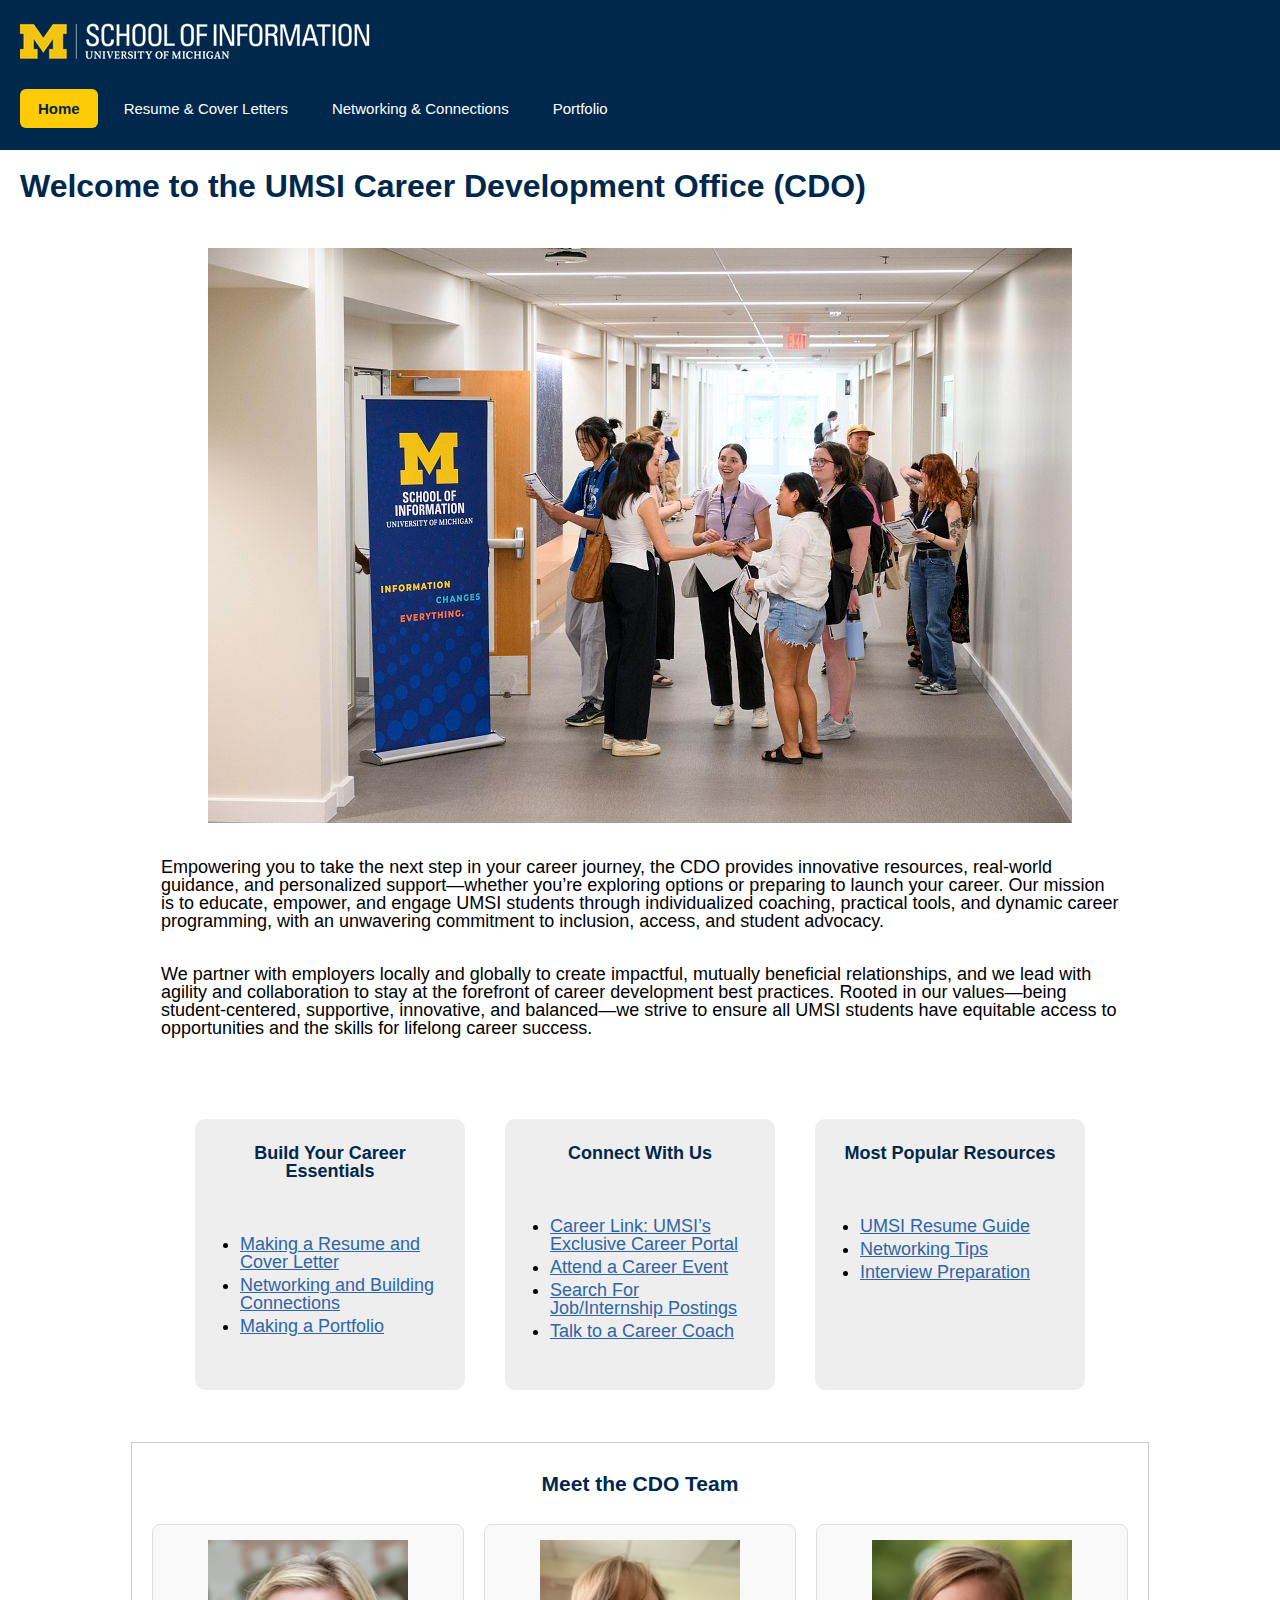
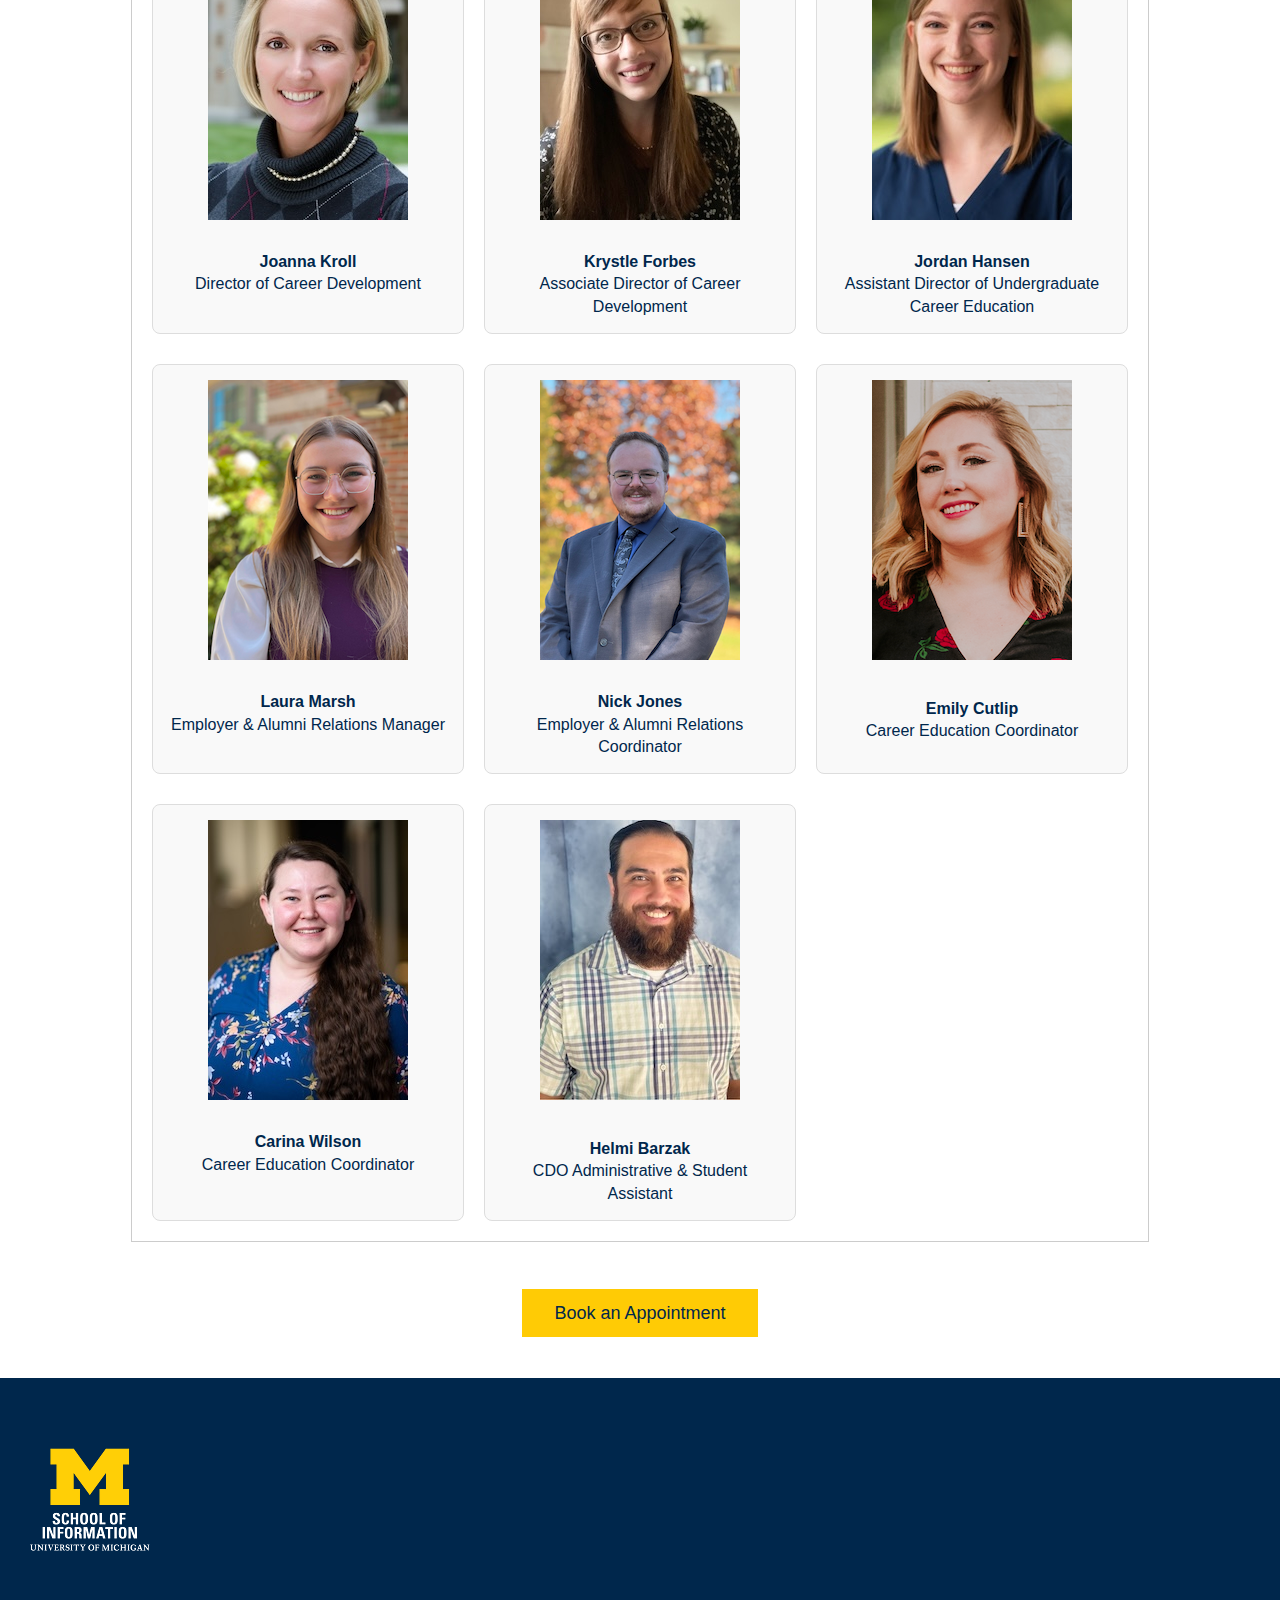
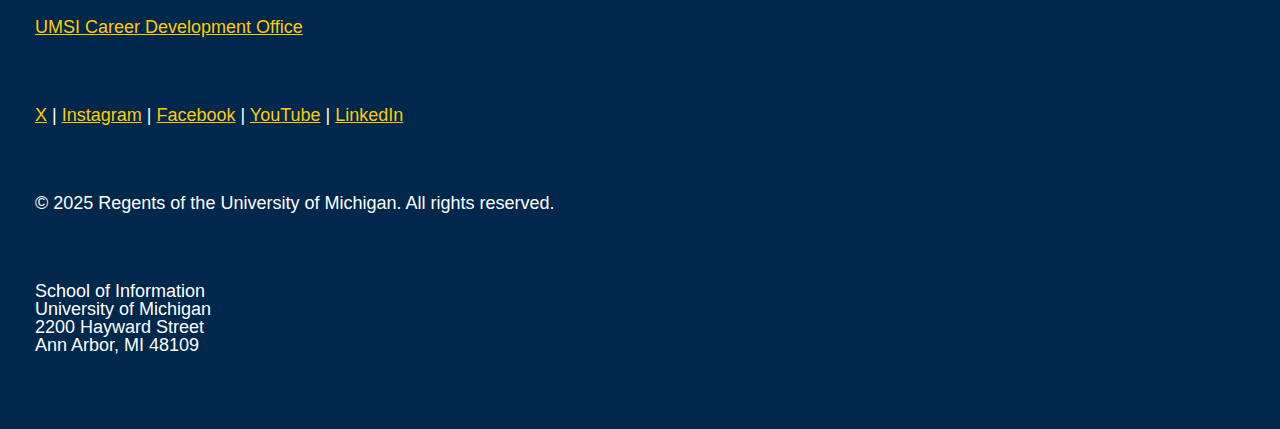
<file: index.html>
<!DOCTYPE html>
<html lang="en">
<head>
    <meta charset="UTF-8">
    <meta name="viewport" content="width=device-width, initial-scale=1.0">
    <link rel="icon" type="image/png" href="images/mi-favicon.png" />
    <link rel="stylesheet" href="css/html5reset.css">
    <link rel="stylesheet" href="css/style.css">
    <title>UMSI Career Development Office (CDO)</title>
</head>
<body>

  <header>
    <div class="skip"><a href="#main-content">Skip to Main Content</a></div>
    <img src="images/UMSI_sig-marketing-U.png" alt="UMSI Logo">
    <nav>
        <ul>
            <li><a href = "index.html" aria-current="page">Home</a></li>
            <li><a href = "resume.html">Resume & Cover Letters</a></li>
            <li><a href = "networking.html">Networking & Connections</a></li>
            <li><a href = "portfolio.html">Portfolio</a></li>
        </ul>
    </nav>
    <h1>Welcome to the UMSI Career Development Office (CDO)</h1>
  </header>

  <main class = "container" id="main-content">
    <!-- Hero Image and Intro Section -->
    <section id = "hero">
      <!-- <h2>Your Central Hub for Career Success at UMSI</h2> -->
      <img src="images/UMSI_MastersOrientation_081825_18.jpg" alt="UMSI students doing a scavenger hunt">
      <p>
        Empowering you to take the next step in your career journey, the CDO provides innovative resources, real-world guidance, and personalized support—whether you’re exploring options or preparing to launch your career. Our mission is to educate, empower, and engage UMSI students through individualized coaching, practical tools, and dynamic career programming, with an unwavering commitment to inclusion, access, and student advocacy.
      </p>
      <p>
        We partner with employers locally and globally to create impactful, mutually beneficial relationships, and we lead with agility and collaboration to stay at the forefront of career development best practices. Rooted in our values—being student-centered, supportive, innovative, and balanced—we strive to ensure all UMSI students have equitable access to opportunities and the skills for lifelong career success.
      </p>
        <!-- <iframe width="560" height="315" src="https://www.youtube.com/embed/GSjGeDYJ5Nk?si=qhxJPRTIT___x8hG" title="YouTube video player" frameborder="0" allow="accelerometer; autoplay; clipboard-write; encrypted-media; gyroscope; picture-in-picture; web-share" referrerpolicy="strict-origin-when-cross-origin" allowfullscreen></iframe> -->
        <!-- Content taken & modified from UMGPT with the prompt, "Write a short blurb about this organization based on these values:"
        and then copied and pasted the CDO mission, values and principles from the official UMSI website.
        UMGPT. (2025). UMGPT ( GPT-4.1 August 25th version) [Large language model]. -->
    </section>

    <div class = "cards">
      <section class = "card">
        <h2>Build Your Career Essentials</h2>
        <ul>
          <li><a href = "resume.html">Making a Resume and Cover Letter</a></li>
          <li><a href = "networking.html">Networking and Building Connections</a></li>
          <li><a href = "portfolio.html">Making a Portfolio</a></li>
        </ul>
      </section>

      <section class = "card">
        <h2>Connect With Us</h2>
        <ul>
            <li><a href="https://si-umich.12twenty.com/Login" target="_blank">Career Link: UMSI’s Exclusive Career Portal</a></li>
            <li><a href="https://umich.instructure.com/courses/137916/pages/attend-an-event" target="_blank">Attend a Career Event</a></li>
            <li><a href="https://umich.instructure.com/courses/137916/pages/searching-for-job-and-slash-or-internship-postings" target="_blank">Search For Job/Internship Postings</a></li>
            <li><a href="https://docs.google.com/document/d/18HMt79BU8ovGf9z7_P7No5tuwUS6qHNW5u0sgrepLtE/edit?tab=t.0" target="_blank">Talk to a Career Coach</a></li>
          </ul>
      </section>

      <section class = "card">
        <h2>Most Popular Resources</h2>
        <ul>
            <li><a href="https://docs.google.com/document/d/1_1GfDJyVGIgE82MZjVhuWT_aB_2Hcj1NN62FUCXoR_o/edit?tab=t.0" target="_blank">UMSI Resume Guide</a></li>
            <li><a href="https://docs.google.com/document/d/18HMt79BU8ovGf9z7_P7No5tuwUS6qHNW5u0sgrepLtE/edit?tab=t.0" target="_blank">Networking Tips</a></li>
            <li><a href="https://docs.google.com/presentation/d/15n-XqsFEntdbkZz89K-ohf7Or1NnCt5CQNDG-6fh2a0/edit?usp=sharing" target="_blank">Interview Preparation</a></li>
          </ul>
      </section>
    </div>

    <section class = "team-section">
      <h2>Meet the CDO Team</h2>

      <div class = "team-grid">

        <!-- 1st row -->
        <div class = "team-member">
          <!-- Joanna Kroll -->
          <img src="images/Joanna_Kroll.jpg" alt="Joanna Kroll UMSI Career Development Office team"><br>
          <div class = "member-info">
            <strong>Joanna Kroll</strong><br>
            Director of Career Development
          </div>
        </div>
        <div class = "team-member">
          <!-- Krystle Forbes -->
          <img src="images/Krystle_Forbes.jpg" alt="Krystle Forbes UMSI Career Development Office team"><br>
          <div class = "member-info">
            <strong>Krystle Forbes</strong><br>
            Associate Director of Career Development
          </div>
        </div>

        <!-- 2nd row -->
        <div class = "team-member">
          <!-- Jordan Hansen -->
          <img src="images/Jordan_Hansen.jpg" alt="Jordan Hansen UMSI Career Development Office team"><br>
          <div class = "member-info">
            <strong>Jordan Hansen</strong><br>
            Assistant Director of Undergraduate Career Education
          </div>
        </div>
        <div class = "team-member">
          <!-- Laura Marsh -->
          <img src="images/Laura_Marsh.png" alt="Laura Marsh UMSI Career Development Office team"><br>
          <div class = "member-info">
            <strong>Laura Marsh</strong><br>
            Employer & Alumni Relations Manager
          </div>
        </div>

       <!-- 3rd row -->
        <div class = "team-member">
          <!-- Nick Jones -->
          <img src="images/Nick_Jones.png" alt="Nick Jones UMSI Career Development Office team"><br>
          <div class = "member-info">
            <strong>Nick Jones</strong><br>
            Employer & Alumni Relations Coordinator
          </div>
        </div>
        <div class = "team-member">
          <!-- Emily Cutlip -->
          <div class = "member-info">
            <img src="images/Emily_Cutlip.png" alt="Emily Cutlip UMSI Career Development Office team"><br>
            <strong>Emily Cutlip</strong><br>
            Career Education Coordinator
          </div>
        </div>

        <div class = "team-member">
          <!-- Carina Wilson -->
          <img src="images/Carina_Wilson.jpg" alt="Carina Wilson UMSI Career Development Office team"><br>
          <div class = "member-info">
            <strong>Carina Wilson</strong><br>
            Career Education Coordinator
          </div>
        </div>
        <div class = "team-member">
          <!-- Helmi Barzak -->
          <div class = "member-info">
            <img src="images/Helmi_Barzak.jpg" alt="Hekmi Barzak UMSI Career Development Office team"><br>
            <strong>Helmi Barzak</strong><br>
            CDO Administrative & Student Assistant
          </div>
        </div>
      </div>

      <!-- Content and Images taken from the UMSI Career Development mission, principles & values.
    University of Michigan School of Information. (2025). Career Development Office Mission, Principles & Values.
    https://www.si.umich.edu/student-experience/career-development/career-development-office-mission-principles-values -->
    </section>

  <!-- Book an Appointment Button -->
    <div id = "button">
      <a href="https://docs.google.com/document/d/17iiiupSY-K5QHzd6jtwF2feZfsE90QADjKJkUeldmKM/edit?tab=t.0" class="button">Book an Appointment</a>
    </div>

  </main>

  <footer>
    <div>
      <img src="images/UMSI_Logo_Footer.png" alt="UMSI logo.">
    </div>
    <div>
      <p><a href="https://umich.instructure.com/courses/137916">UMSI Career Development Office </a></p>
    </div>
    <div>
      <p><a href="https://x.com/umsi">X</a> | <a href="https://www.instagram.com/umschoolofinformation/#">Instagram</a> | <a href="https://www.facebook.com/uomsi/">Facebook</a> | <a href="https://www.youtube.com/user/schoolofinformation">YouTube</a> | <a href="https://www.linkedin.com/school/university-of-michigan---school-of-information/posts/?feedView=all">LinkedIn</a></p>
    </div>
    <div>
      <p>© 2025 Regents of the University of Michigan. All rights reserved.</p>
    </div>
    <div>
      <p>
      School of Information<br>
      University of Michigan<br>
      2200 Hayward Street<br>
      Ann Arbor, MI 48109
      </p>
    </div>
  </footer>

</body>

</html>
</file>
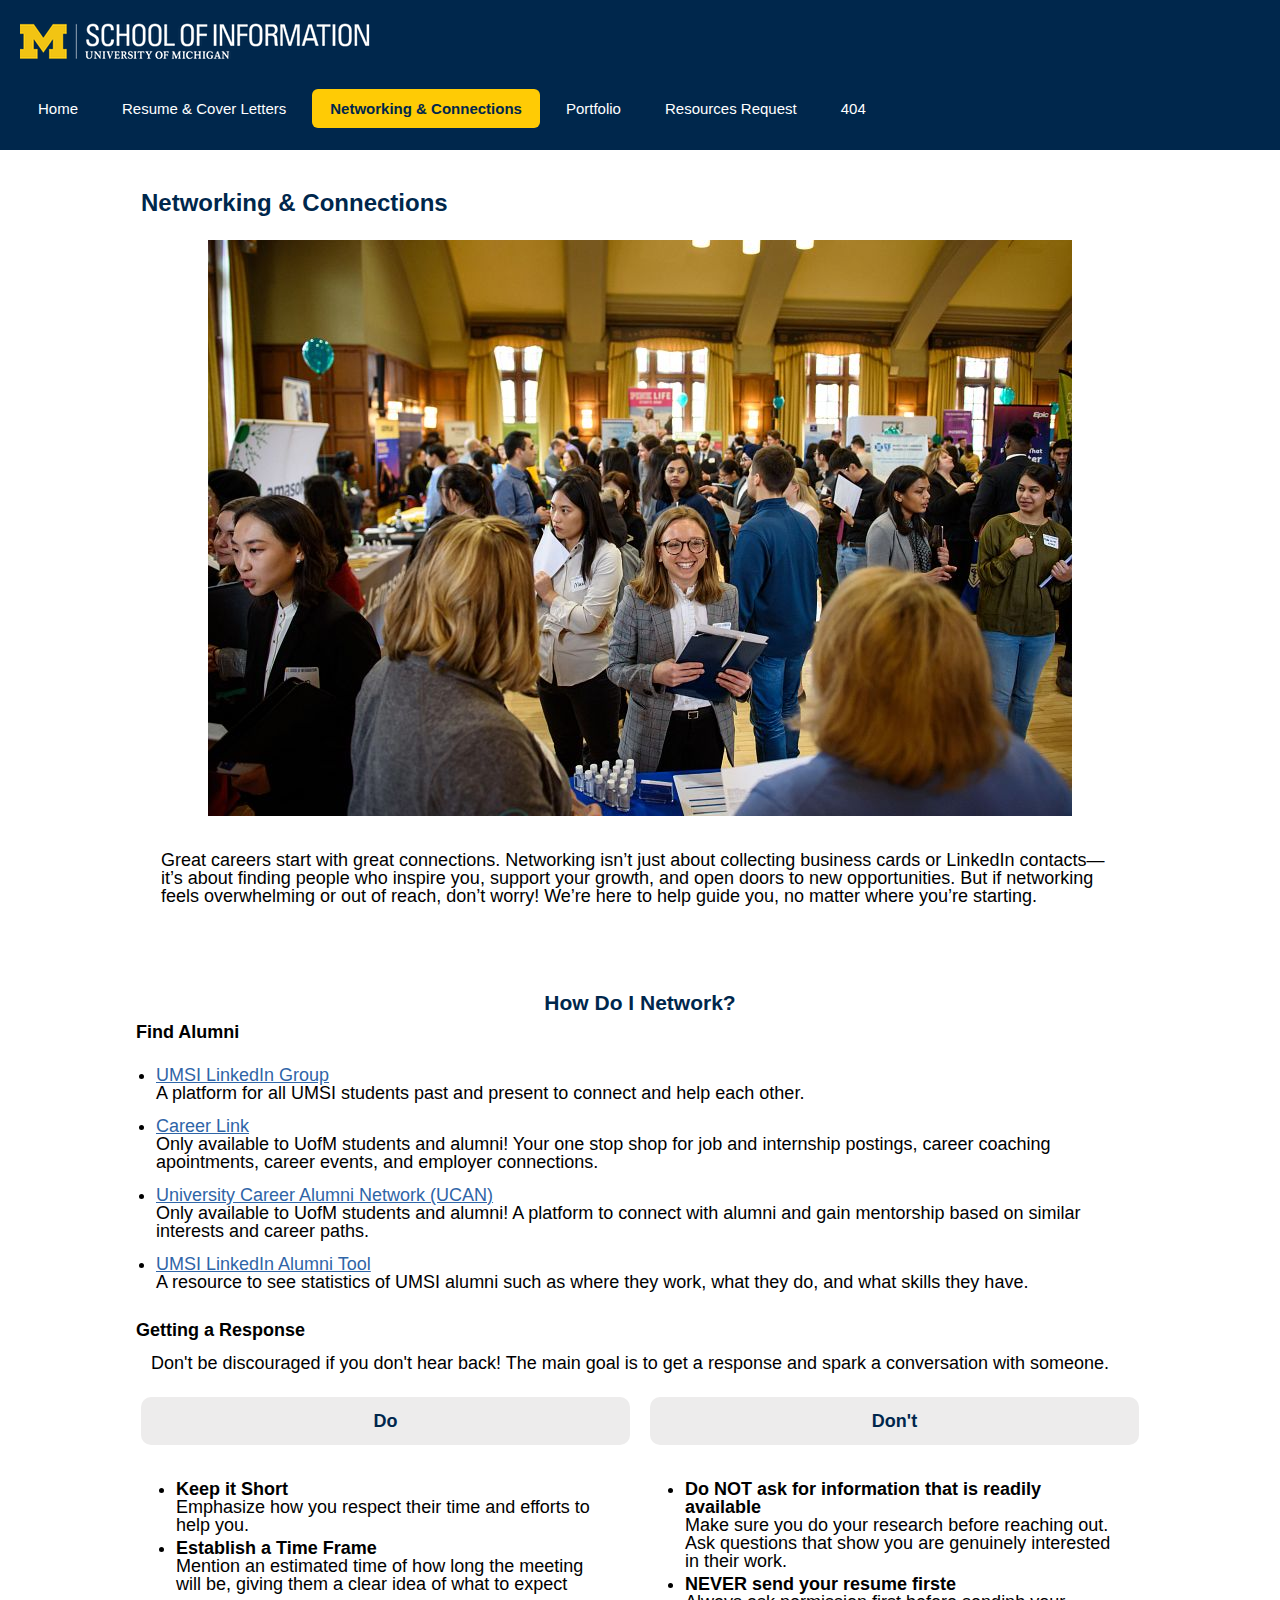
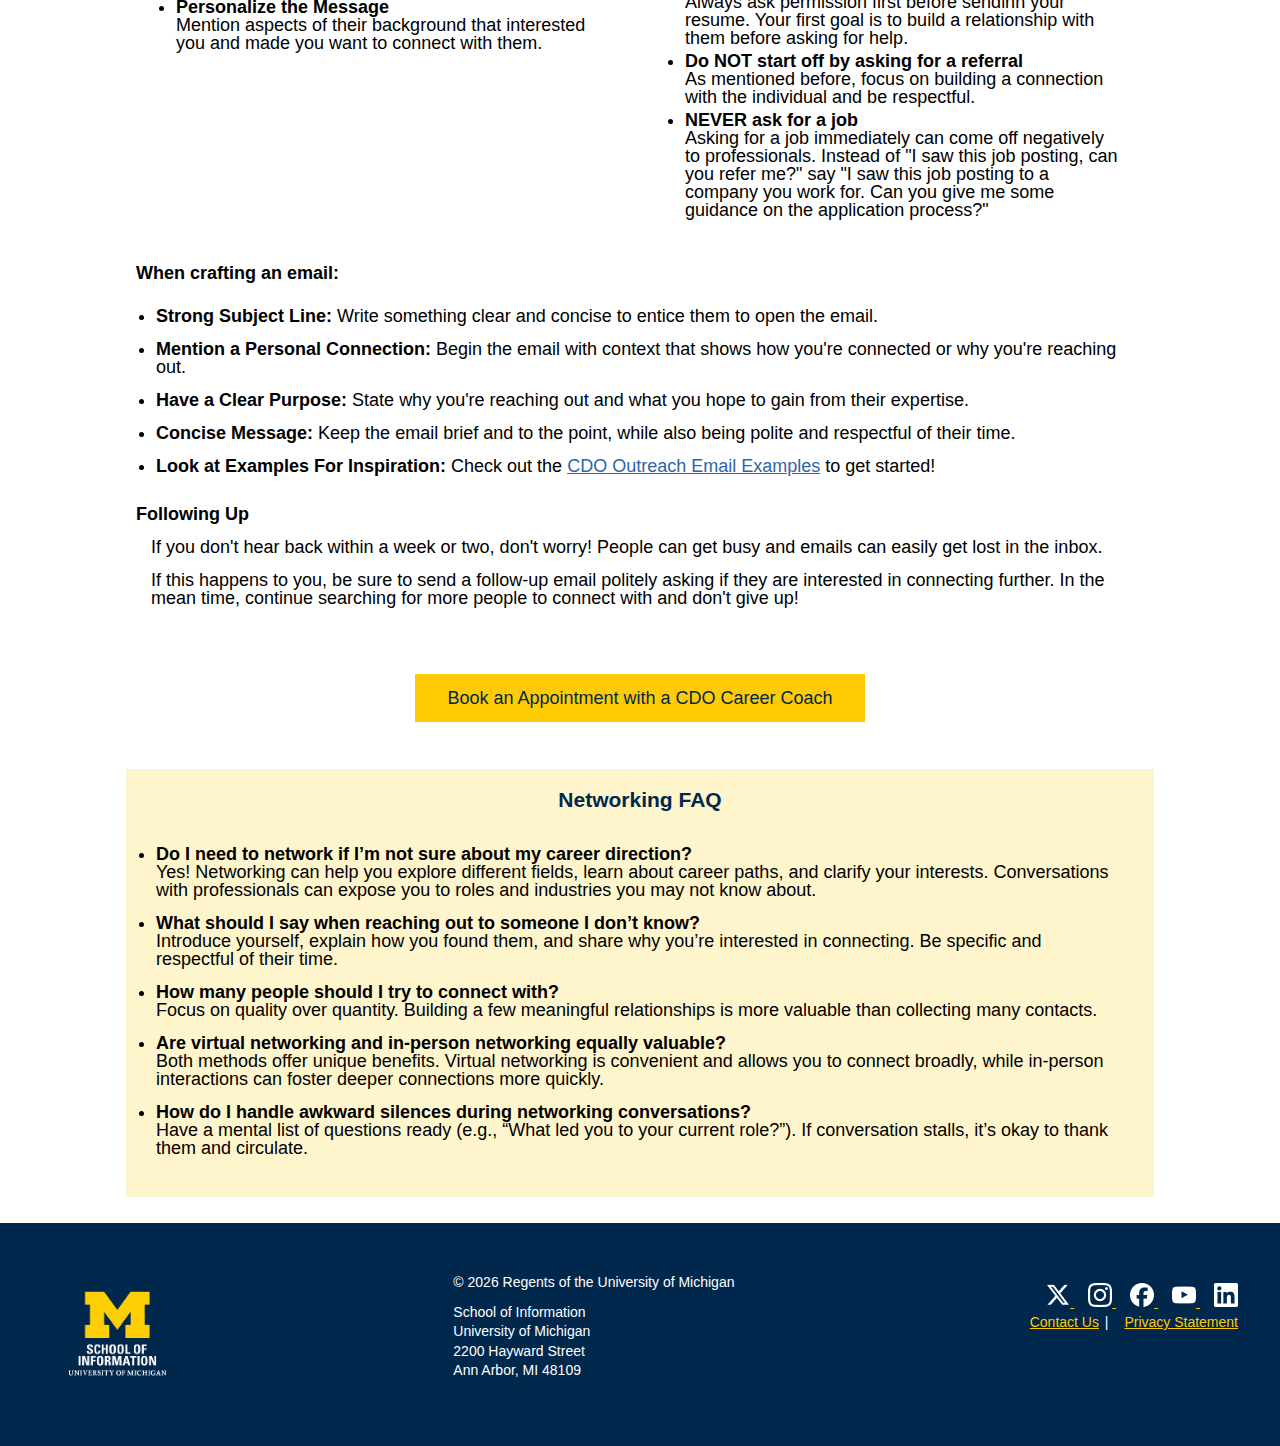
<file: networking.html>
<!DOCTYPE html>
<html lang="en">
<head>
    <meta charset="UTF-8">
    <meta name="viewport" content="width=device-width, initial-scale=1.0">
    <link rel="icon" type="image/png" href="images/mi-favicon.png" />
    <link rel="stylesheet" href="css/html5reset.css">
    <link rel="stylesheet" href="css/style.css">
    <title>Networking & Connections</title>
</head>
<body>

    <header>
        <div class="skip"><a href="#main-content">Skip to Main Content</a></div>
        <img src="images/UMSI_sig-marketing-U.png" alt="UMSI Logo">
        <nav>
            <ul>
                <li><a href = "index.html">Home</a></li>
                <li><a href = "resume.html">Resume & Cover Letters</a></li>
                <li><a href = "networking.html" aria-current="page">Networking & Connections</a></li>
                <li><a href = "portfolio.html">Portfolio</a></li>
                <li><a href = "resources.html">Resources Request</a></li>
                <li><a href = "404.html">404</a></li>
            </ul>
        </nav>
    </header>

    <main class = "container" id="main-content">
    <!-- Hero Image and Intro Section -->
    <section id = "hero">
        <h1>Networking & Connections</h1>
        <img src="images/UMSI_CareerFair2020_11.jpg" alt="	Students and employers gather in a large event hall with informational banners promoting various companies">
            <p>
                Great careers start with great connections. Networking isn’t just about collecting business cards or LinkedIn contacts—it’s about finding people who inspire you, support your growth, and open doors to new opportunities. But if networking feels overwhelming or out of reach, don’t worry! We’re here to help guide you, no matter where you’re starting.
            </p>
    </section>
    <!-- Network Section -->
    <section>
        <h2>How Do I Network?</h2>
        <div>
            <h3>Find Alumni</h3>
            <ul>
                <li>
                    <a href="https://www.linkedin.com/groups/2649/" target="_blank">UMSI LinkedIn Group</a> <br>
                    A platform for all UMSI students past and present to connect and help each other.
                </li>
                <li>
                    <a href="https://si-umich.12twenty.com/dashboard/" target="_blank">Career Link</a> <br>
                    Only available to UofM students and alumni! Your one stop shop for job and internship postings, career coaching apointments, career events, and employer connections.
                </li>
                <li>
                    <a href="https://umich.peoplegrove.com/v2" target="_blank">University Career Alumni Network (UCAN)</a> <br>
                    Only available to UofM students and alumni! A platform to connect with alumni and gain mentorship based on similar interests and career paths.
                </li>
                <li>
                    <a href="https://www.linkedin.com/school/university-of-michigan---school-of-information/people/" target="_blank">UMSI LinkedIn Alumni Tool</a> <br>
                    A resource to see statistics of UMSI alumni such as where they work, what they do, and what skills they have.
                </li>
            </ul>
        </div>
        <div>
            <h3>Getting a Response</h3>
            <p>
                Don't be discouraged if you don't hear back! The main goal is to get a response and spark a conversation with someone.<br>
            </p>
            <div class = "two-column-content">
                <div class = "left-column">
                    <h3>Do</h3>
                    <ul>
                        <li>
                            <strong>Keep it Short</strong><br>
                            Emphasize how you respect their time and efforts to help you.
                        </li>
                        <li>
                            <strong>Establish a Time Frame</strong><br>
                            Mention an estimated time of how long the meeting will be, giving them a clear idea of what to expect
                        </li>
                        <li>
                            <strong>Personalize the Message</strong><br>
                            Mention aspects of their background that interested you and made you want to connect with them.
                        </li>
                    </ul>
                </div>
                <div class = "right-column">
                    <h3>Don't</h3>
                    <ul>
                        <li>
                            <strong>Do NOT ask for information that is readily available</strong><br>
                            Make sure you do your research before reaching out. Ask questions that show you are genuinely interested in their work.
                        </li>
                        <li>
                            <strong>NEVER send your resume firste</strong><br>
                            Always ask permission first before sendinh your resume. Your first goal is to build a relationship with them before asking for help.
                        </li>
                        <li>
                            <strong>Do NOT start off by asking for a referral</strong><br>
                            As mentioned before, focus on building a connection with the individual and be respectful.
                        </li>
                        <li>
                            <strong>NEVER ask for a job</strong><br>
                            Asking for a job immediately can come off negatively to professionals. Instead of "I saw this job posting, can you refer me?" say "I saw this job posting to a company you work for. Can you give me some guidance on the application process?"
                        </li>
                    </ul>
                </div>
            </div>
            <h4>When crafting an email:</h4>
            <ul>
                <li>
                    <strong>Strong Subject Line:</strong> Write something clear and concise to entice them to open the email.
                </li>
                <li>
                    <strong>Mention a Personal Connection:</strong> Begin the email with context that shows how you're connected or why you're reaching out.
                </li>
                <li>
                    <strong>Have a Clear Purpose:</strong> State why you're reaching out and what you hope to gain from their expertise.
                </li>
                <li>
                    <strong>Concise Message:</strong> Keep the email brief and to the point, while also being polite and respectful of their time.
                </li>
                <li>
                    <strong>Look at Examples For Inspiration:</strong> Check out the <a href="https://docs.google.com/document/d/1cwq2KtdKQbO-tICHKUyKRA3QY4_3VJ8NLC2kwPBY4dI/edit?tab=t.0" target="_blank">
                  CDO Outreach Email Examples</a> to get started!
                </li>
            </ul>
        </div>
        <div>
            <h3>Following Up</h3>
            <p>
                If you don't hear back within a week or two, don't worry! People can get busy and emails can easily get lost in the inbox.
            </p>
            <p>
                If this happens to you, be sure to send a follow-up email politely asking if they are interested in connecting further. In the mean time, continue searching for more people to connect with and don't give up!
            </p>
        </div>
    </section>

    <!-- Book an Appointment Button -->
     <div id = "button">
      <a href="https://docs.google.com/document/d/17iiiupSY-K5QHzd6jtwF2feZfsE90QADjKJkUeldmKM/edit?tab=t.0" class="button">Book an Appointment with a CDO Career Coach</a>
    </div>

    <!-- FAQ Section -->
    <section id = "faq">
        <h2>Networking FAQ</h2>
        <ul>
            <li>
                <strong>Do I need to network if I’m not sure about my career direction?</strong><br>
                Yes! Networking can help you explore different fields, learn about career paths, and clarify your interests. Conversations with professionals can expose you to roles and industries you may not know about.
            </li>
            <li>
                <strong>What should I say when reaching out to someone I don’t know?</strong><br>
                Introduce yourself, explain how you found them, and share why you’re interested in connecting. Be specific and respectful of their time.
            </li>
            <li>
                <strong>How many people should I try to connect with?</strong><br>
                Focus on quality over quantity. Building a few meaningful relationships is more valuable than collecting many contacts.
            </li>
            <li>
                <strong>Are virtual networking and in-person networking equally valuable?</strong><br>
                Both methods offer unique benefits. Virtual networking is convenient and allows you to connect broadly, while in-person interactions can foster deeper connections more quickly.
            </li>
            <li>
                <strong>How do I handle awkward silences during networking conversations?</strong><br>
                Have a mental list of questions ready (e.g., “What led you to your current role?”). If conversation stalls, it’s okay to thank them and circulate.
            </li>
        </ul>
    </section>

    </main>

    <!-- Content taken & modified from UMGPT with the prompt, "Write me a webpage content section for a career help center in a university. 
      This section focuses on different opportunities students can utilize as they begin building their network and connections."
        UMGPT. (2025). UMGPT ( GPT-4.1 August 25th version) [Large language model]. -->

    <!-- Content taken & modified using the prompt: "Generate a list of common questions and answers for a FAQ section of a career 
      development organization of a university. This page is specifically designed for learning how to network and building professional connections."
        UMGPT. (2025). UMGPT ( GPT-4.1 August 25th version) [Large language model]. -->

    <footer>
        <div class="footer-content">
        <div class="footer-logo">
            <img src="images/UMSI_Logo_Footer.png" alt="UMSI logo.">
        </div>
        <div class="footer-info">
            <p>© <span id="year"></span> Regents of the University of Michigan</p>
            <p>School of Information<br>
            University of Michigan<br>
            2200 Hayward Street<br>
            Ann Arbor, MI 48109</p>
        </div>
        <div class="footer-links">
            <div class="social-links">
            <a href="https://x.com/umsi" aria-label="Follow us on X">
                <img src="images/x.png" alt="X logo outlined in white in a black circle">
            </a>
            <a href="https://www.instagram.com/umschoolofinformation/#" aria-label="Follow us on Instagram">
                <img src="images/instagram.png" alt="Instagram logo outlined in white in a black circle">
            </a>
            <a href="https://www.facebook.com/uomsi/" aria-label="Follow us on Facebook">
                <img src="images/facebook.png" alt="Facebook logo outlined in white in a black circle">
            </a>
            <a href="https://www.youtube.com/user/schoolofinformation" aria-label="Subscribe to our YouTube">
                <img src="images/youtube.png" alt="YouTube logo outlined in white in a black circle">
            </a>
            <a href="https://www.linkedin.com/school/university-of-michigan---school-of-information/posts/?feedView=all" aria-label="Connect with us on LinkedIn">
                <img src="images/linkedin.png" alt="LinkedIn logo outlined in white in a black circle">
            </a>
            <p><a href="https://umich.instructure.com/courses/137916">Contact Us</a> | <a href="#">Privacy Statement</a></p>
            </div>
        </div>
        </div>
    </footer>

</body>
<script>
  document.getElementById("year").innerHTML = new Date().getFullYear();
  console.log("Footer year updated successfully")
</script>

</html>
</file>
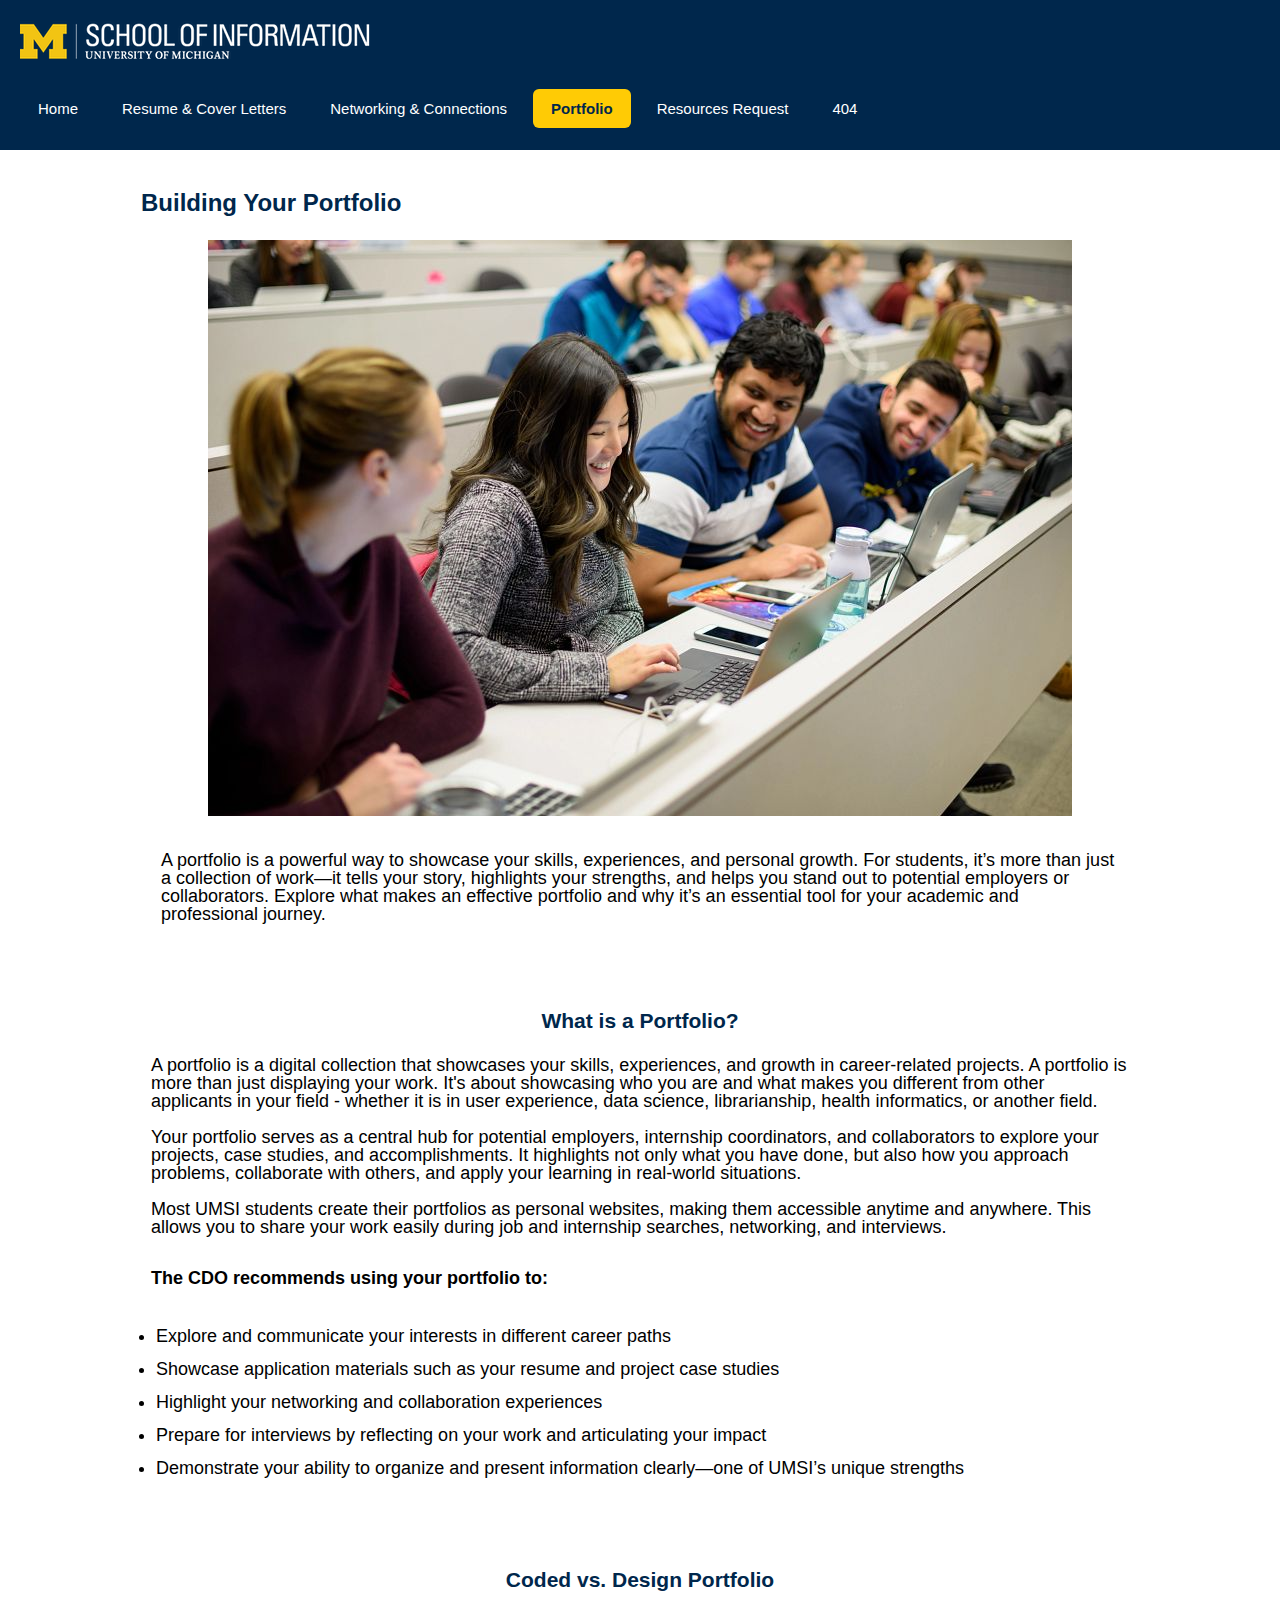
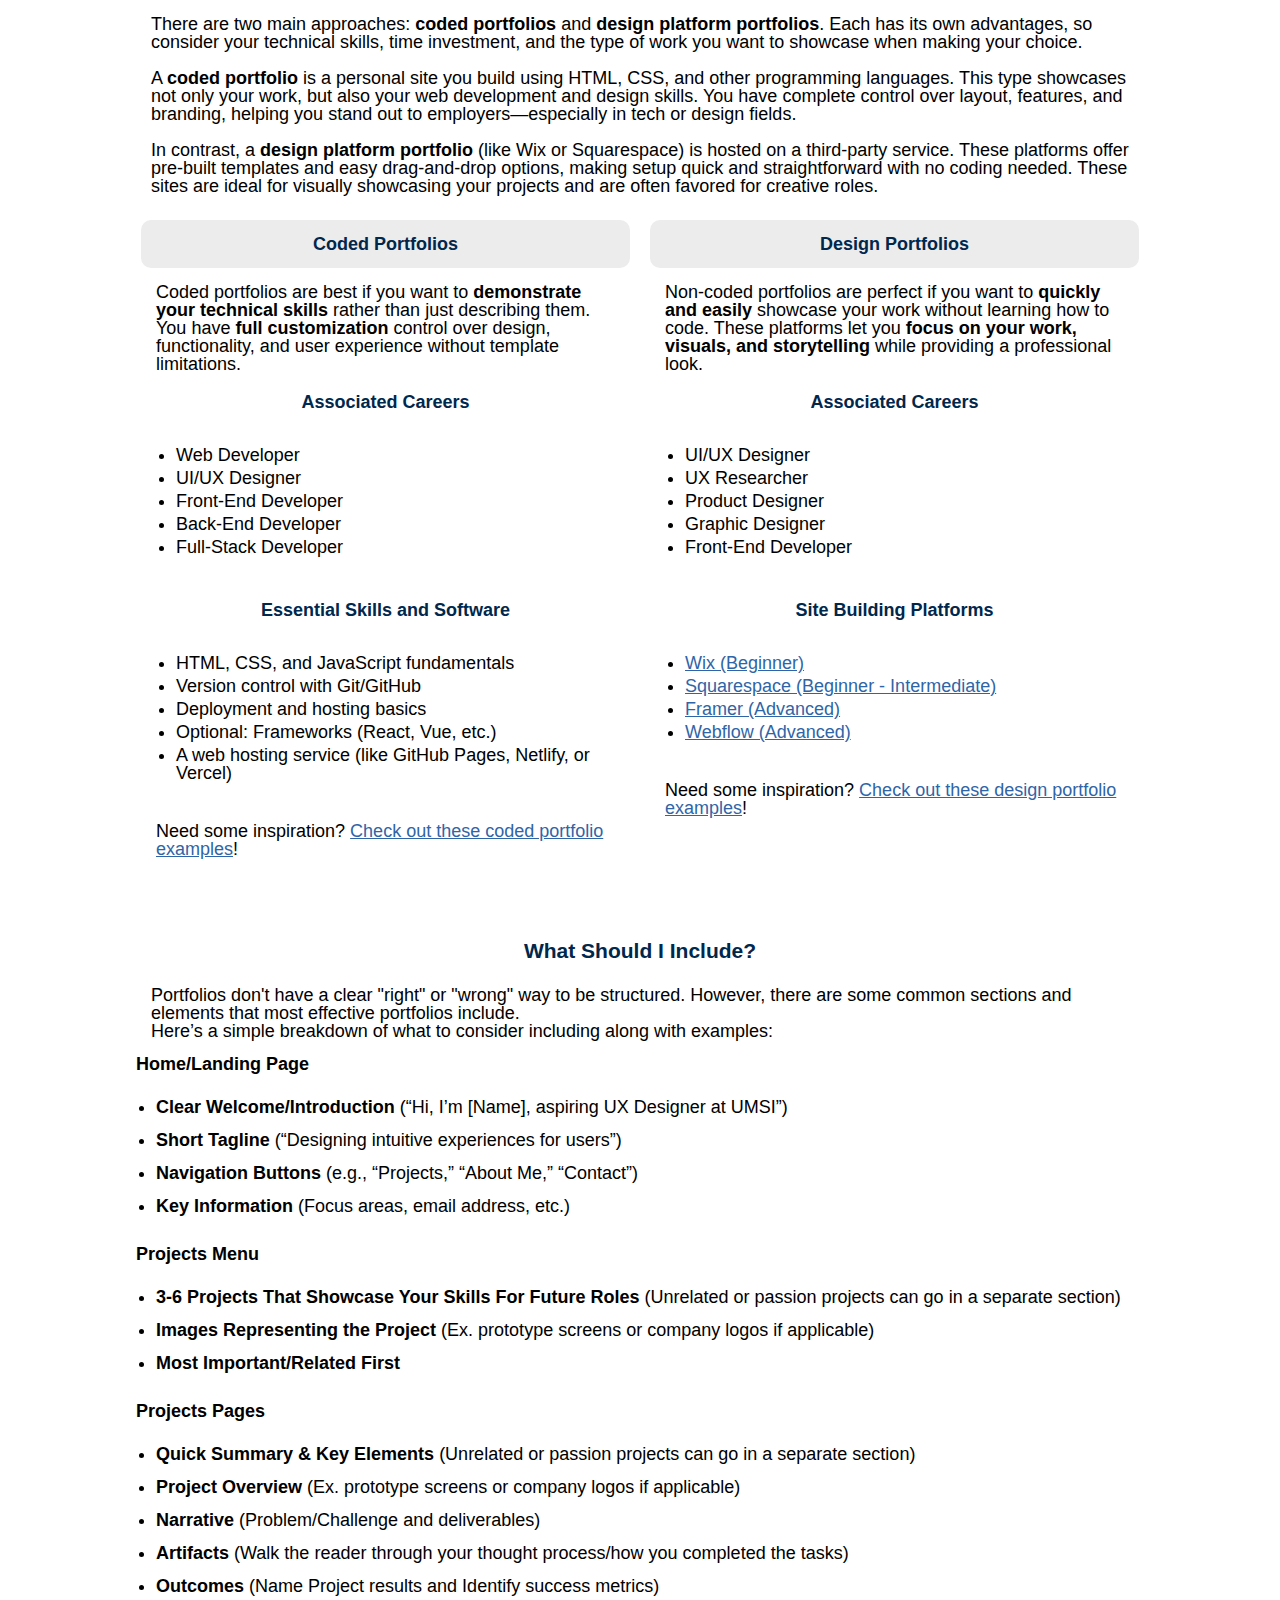
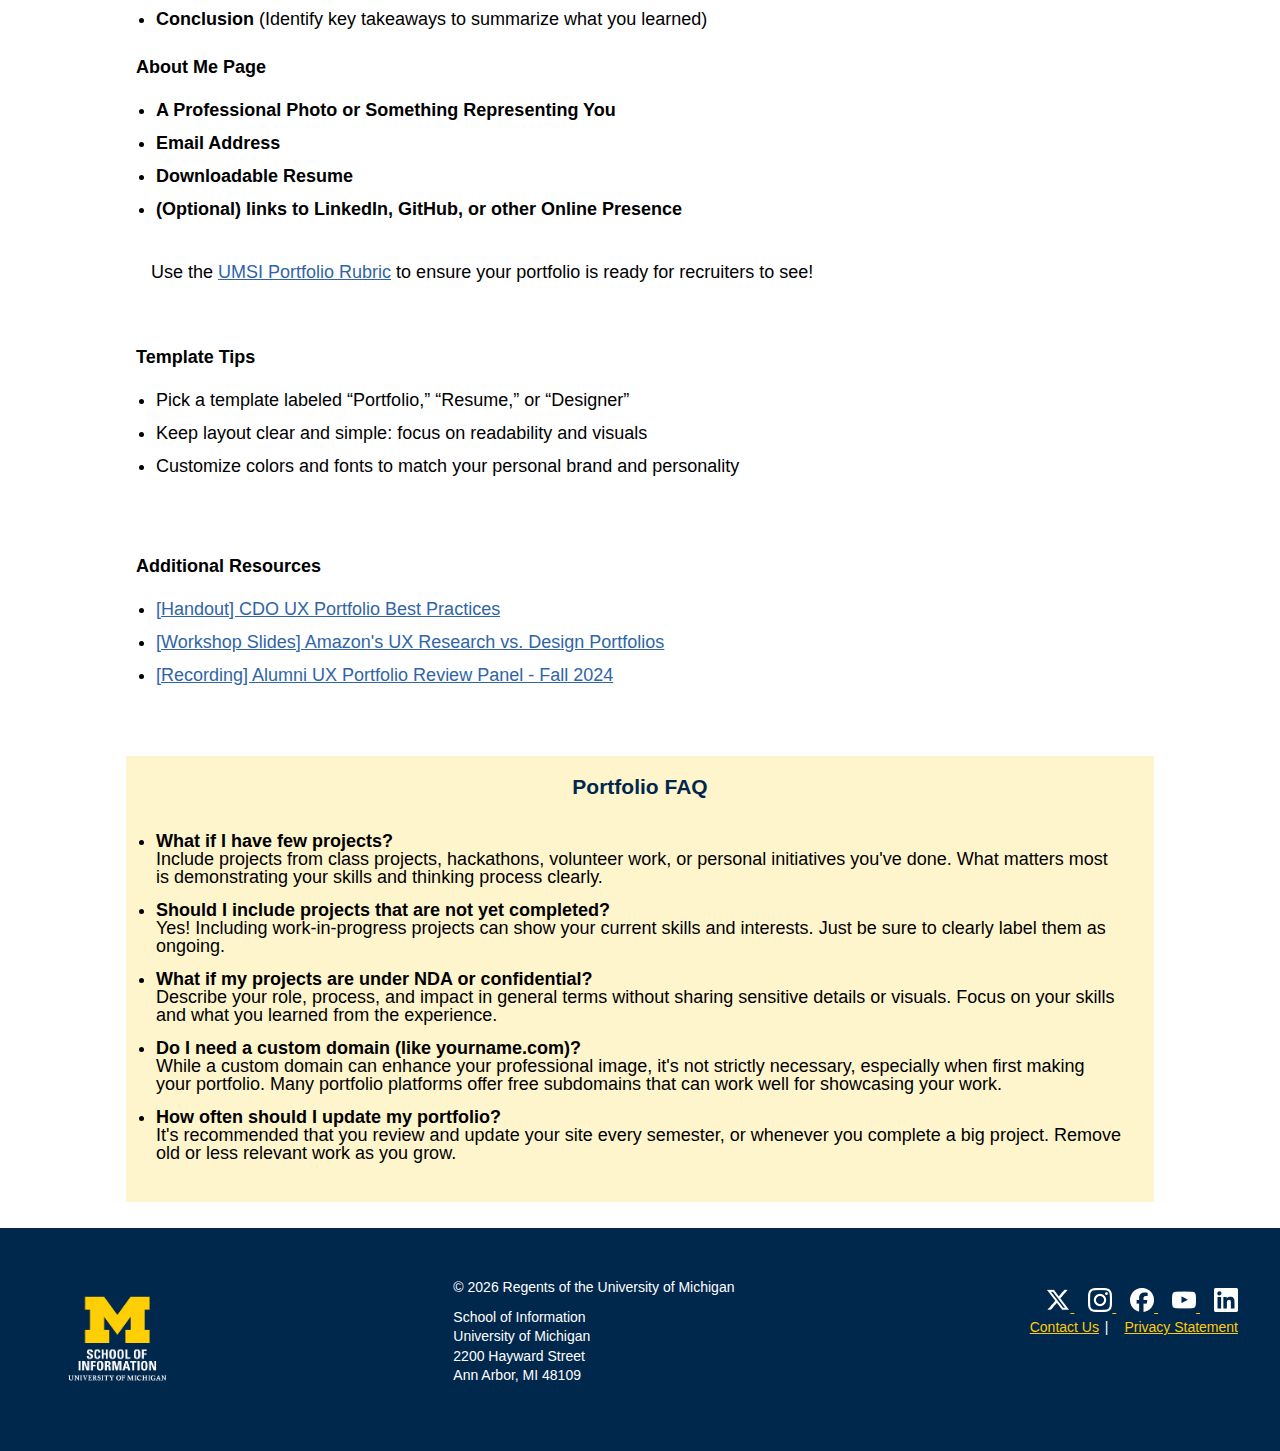
<file: portfolio.html>
<!DOCTYPE html>
<html lang="en">
<head>
    <meta charset="UTF-8">
    <meta name="viewport" content="width=device-width, initial-scale=1.0">
    <link rel="icon" type="image/png" href="images/mi-favicon.png" />
    <link rel="stylesheet" href="css/html5reset.css">
    <link rel="stylesheet" href="css/style.css">
    <title>Building Your Portfolio</title>
</head>
<body>

    <header>
        <div class="skip"><a href="#main-content">Skip to Main Content</a></div>
        <img src="images/UMSI_sig-marketing-U.png" alt="UMSI Logo">
        <nav>
            <ul>
                <li><a href = "index.html">Home</a></li>
                <li><a href = "resume.html">Resume & Cover Letters</a></li>
                <li><a href = "networking.html">Networking & Connections</a></li>
                <li><a href = "portfolio.html" aria-current="page">Portfolio</a></li>
                <li><a href = "resources.html">Resources Request</a></li>
                <li><a href = "404.html">404</a></li>
            </ul>
        </nav>
    </header>

    <main class = "container" id="main-content">
         <!-- <nav class = "side-nav" aria-label="Page Sections">
            <ul>
                <li><a href="#hero">Introduction</a></li>
                <li><a href="#what-is-a-portfolio">What is a Portfolio?</a></li>
                <li><a href="#coded-vs-design-portfolio">Coded vs. Design Portfolio</a></li>
                <li><a href="#what-should-i-include">What Should I Include?</a></li>
                <li><a href="#portfolio-faq">Portfolio FAQ</a></li>
            </ul>
         </nav> -->
         <!-- Hero Image and Intro Section -->
        <section id = "hero">
            <h1>Building Your Portfolio</h1>
            <img src="images/UMSI_SI662_MHI_CLASSROOM_02.jpg" alt="UMSI students work together in a Health Informatics class">
            <p>
                A portfolio is a powerful way to showcase your skills, experiences, and personal growth. For students, it’s more than just a collection of work—it tells your story, highlights your strengths, and helps you stand out to potential employers or collaborators. Explore what makes an effective portfolio and why it’s an essential tool for your academic and professional journey.
            </p>
            <!-- Content taken & modified from UMGPT with the prompt,
            "For a website page for UMSI students, generate an
            introductory blurb that describes what a portfolio is
            and why it's important. This is in the intro of the page underneath the hero image.
            UMGPT. (2025). UMGPT ( GPT-4.1 August 25th version) [Large language model]. -->
        </section>
        <!-- What is a Portfolio -->
        <section>
            <h2>What is a Portfolio?</h2>
                <p>
                    A portfolio is a digital collection that showcases your skills, experiences, and growth in career-related projects. A portfolio is more than just displaying your work. It's about showcasing who you are and what makes you different from other applicants in your field - whether it is in user experience, data science, librarianship, health informatics, or another field.
                    <br><br>
                    Your portfolio serves as a central hub for potential employers, internship coordinators, and collaborators to explore your projects, case studies, and accomplishments. It highlights not only what you have done, but also how you approach problems, collaborate with others, and apply your learning in real-world situations.
                    <br><br>
                    Most UMSI students create their portfolios as personal websites, making them accessible anytime and anywhere. This allows you to share your work easily during job and internship searches, networking, and interviews. 
                    <br><br>
                </p>
                <p><strong> The CDO recommends using your portfolio to:</strong></string></p>
                <ul>
                    <li>Explore and communicate your interests in different career paths</li>
                    <li>Showcase application materials such as your resume and project case studies</li>
                    <li>Highlight your networking and collaboration experiences</li>
                    <li>Prepare for interviews by reflecting on your work and articulating your impact</li>
                    <li>Demonstrate your ability to organize and present information clearly—one of UMSI’s unique strengths</li>
                </ul>
            <!-- Content taken & modified from Copilot with the prompt, "[First two sentences] expand on this based on the 
            website objectives": and then pasted the client objectives
            Copilot. (2025). UMGPT ( GPT-4.1 August 25th version) [Large language model]. -->
        </section>

        <!-- Coded vs. Design Portfolio -->
        <section id = "coded-vs-design-portfolio">
            <h2>Coded vs. Design Portfolio</h2>
            <p>
                There are two main approaches: <strong>coded portfolios</strong> and <strong>design platform portfolios</strong>. Each has its own advantages, so consider your technical skills, time investment, and the type of work you want to showcase when making your choice.
                <br><br>
                A <strong>coded portfolio</strong> is a personal site you build using HTML, CSS, and other programming languages. This type showcases not only your work, but also your web development and design skills. You have complete control over layout, features, and branding, helping you stand out to employers—especially in tech or design fields.
                <br><br>
                In contrast, a <strong>design platform portfolio</strong> (like Wix or Squarespace) is hosted on a third-party service. These platforms offer pre-built templates and easy drag-and-drop options, making setup quick and straightforward with no coding needed. These sites are ideal for visually showcasing your projects and are often favored for creative roles.
            </p>
            <div class = "two-column-content">
                <div class = "left-column">
                    <h3>Coded Portfolios</h3>
                    <p>
                        Coded portfolios are best if you want to <strong>demonstrate your technical skills</strong> rather than just describing them. You have <strong>full customization</strong> control over design, functionality, and user experience without template limitations.
                    </p>
                    <h4>Associated Careers</h4>
                    <ul>
                        <li>Web Developer</li>
                        <li>UI/UX Designer</li>
                        <li>Front-End Developer</li>
                        <li>Back-End Developer</li>
                        <li>Full-Stack Developer</li>
                    </ul>
                    <h4>Essential Skills and Software</h4>
                    <ul>
                        <li>HTML, CSS, and JavaScript fundamentals</li>
                        <li>Version control with Git/GitHub</li>
                        <li>Deployment and hosting basics</li>
                        <li>Optional: Frameworks (React, Vue, etc.)</li>
                        <li>A web hosting service (like GitHub Pages, Netlify, or Vercel)</li>
                    </ul>
                    <!-- Content taken & modified from UMGPT with the prompt,
                    "For a university career service website, expand more on a coded website and a quick 101 guide 
                    about essential things such as software you need, why coded websites would suit your needs for 
                    a portfolio, etc. This is for students who are just starting to learn about portfolios. 
                    Make sure it would meet these objectives:" and then pasted in the client objectives & project requirements"
                    UMGPT. (2025). UMGPT ( GPT-4.1 August 25th version) [Large language model]. -->
                    <p>
                        Need some inspiration? <a href="https://www.wearedevelopers.com/en/magazine/161/web-developer-portfolio-examples" target="_blank">Check out these coded portfolio examples</a>!
                    </p>
                </div>

                <div class = "right-column">
                    <h3>Design Portfolios</h3>
                    <p>
                        Non-coded portfolios are perfect if you want to <strong>quickly and easily</strong> showcase your work without learning how to code. These platforms let you <strong>focus on your work, visuals, and storytelling</strong> while providing a professional look.
                    </p>
                    <h4>Associated Careers</h4>
                    <ul>
                        <li>UI/UX Designer</li>
                        <li>UX Researcher</li>
                        <li>Product Designer</li>
                        <li>Graphic Designer</li>
                        <li>Front-End Developer</li>
                    </ul>
                    <h4>Site Building Platforms</h4>
                    <ul>
                        <li><a href="https://www.wix.com/" target="_blank">Wix (Beginner)</a></li>
                        <li><a href="https://www.squarespace.com/" target="_blank">Squarespace (Beginner - Intermediate)</a></li>
                        <li><a href="https://www.framer.com/" target="_blank">Framer (Advanced)</a></li>
                        <li><a href="https://webflow.com/" target="_blank">Webflow (Advanced)</a></li>
                    </ul>
                    <p>
                        Need some inspiration? <a href="https://www.cofolios.com/" target="_blank">Check out these design portfolio examples</a>!
                    </p>
                </div>
            </div>
                <!-- Content taken & modified from UMGPT with the prompt, 
                    "For a university career service website, develop a quick how to guide on making a portfolio 
                    that's not coded (such as for a ux designer). Include essential things such as what platforms 
                    to host your website on, using templates, etc. This is for students who are just starting to 
                    learn about portfolios. Make sure it would meet these objectives:" and then copied and pasted 
                    the client objectives & project requirements.
                    UMGPT. (2025). UMGPT ( GPT-4.1 August 25th version) [Large language model]. -->
        </section>

        <section>
            <h2>What Should I Include?</h2>
            <p>
                Portfolios don't have a clear "right" or "wrong" way to be structured. However, there are some common sections and elements that most effective portfolios include. <br>
                Here’s a simple breakdown of what to consider including along with examples:
            </p>
            <!-- Change page headers to h3 ? or is it okay to keep as <p>?? -->
            <h3>
                Home/Landing Page
            </h3>
            <ul>
                <li><strong>Clear Welcome/Introduction</strong> (“Hi, I’m [Name], aspiring UX Designer at UMSI”)</li>
                <li><strong>Short Tagline</strong> (“Designing intuitive experiences for users”)</li>
                <li><strong>Navigation Buttons</strong> (e.g., “Projects,” “About Me,” “Contact”)</li>
                <li><strong>Key Information</strong> (Focus areas, email address, etc.)</li>
            </ul>
            <h3>
                Projects Menu
            </h3>
            <ul>
                <li><strong>3-6 Projects That Showcase Your Skills For Future Roles</strong> (Unrelated or passion projects can go in a separate section)</li>
                <li><strong>Images Representing the Project</strong> (Ex. prototype screens or company logos if applicable)</li>
                <li><strong>Most Important/Related First</strong></li>
            </ul>
            <h3>
                Projects Pages
            </h3>
            <ul>
                <li><strong>Quick Summary & Key Elements</strong> (Unrelated or passion projects can go in a separate section)</li>
                <li><strong>Project Overview</strong> (Ex. prototype screens or company logos if applicable)</li>
                <li><strong>Narrative</strong> (Problem/Challenge and deliverables)</li>
                <li><strong>Artifacts</strong> (Walk the reader through your thought process/how you completed the tasks)</li>
                <li><strong>Outcomes</strong> (Name Project results and Identify success metrics)</li>
                <li><strong>Conclusion</strong> (Identify key takeaways to summarize what you learned)</li>
            </ul>
            <h3>
                About Me Page
            </h3>
            <ul>
                <li><strong>A Professional Photo or Something Representing You</strong></li>
                <li><strong>Email Address</strong></li>
                <li><strong>Downloadable Resume</strong></li>
                <li><strong>(Optional) links to LinkedIn, GitHub, or other Online Presence</strong></li>
            </ul>
            <p>
                Use the <a href="https://docs.google.com/document/d/1xw46Cm9DzC2wVQFxr_Ct96kbddhAhchzqUJpJJTSESc/edit?tab=t.0" target="_blank">UMSI Portfolio Rubric</a> to ensure your portfolio is ready for recruiters to see!
            </p>
            <!-- Content taken & modified from the UMSI Portfolio Rubric and UMGPT with the prompt, 
                "Create a breakdown of each page that should be in a portfolio and what content should be 
                included. Make it simple and make sure it meet these objectives that the client wants:"
                and then copied and pasted the client objectives & project requirements.
                UMGPT. (2025). UMGPT ( GPT-4.1 August 25th version) [Large language model]. -->
        </section>

        <section>
            <h4>Template Tips</h4>
                <ul>
                    <li>Pick a template labeled “Portfolio,” “Resume,” or “Designer”</li>
                    <li>Keep layout clear and simple: focus on readability and visuals</li>
                    <li>Customize colors and fonts to match your personal brand and personality</li>
                </ul>
        </section>
        <section>
            <h4>Additional Resources</h4>
                <ul>
                    <li><a href="https://docs.google.com/document/d/10ftmYAc1vs6yYSIAuGIkAvwC21Z1HDM0WyKTaZZzqUo/edit?tab=t.0" target="_blank">[Handout] CDO UX Portfolio Best Practices</a></li>
                    <li><a href="https://drive.google.com/file/d/1Z5aN4RkZfsaSMpgSknt4V6wN6mSekXyH/view" target="_blank">[Workshop Slides] Amazon's UX Research vs. Design Portfolios</a></li>
                    <li><a href="https://www.dropbox.com/scl/fi/nhfianhxm86drbi5t28id/10.23.24-Portfolio-Review-Panel.mp4?rlkey=9z8xvwemltzkcnv5pc0olff4h&e=1&st=ixhsum14&dl=0" target="_blank">[Recording] Alumni UX Portfolio Review Panel - Fall 2024</a></li>
                </ul>
        </section>

        <section id = "faq">
            <h2>Portfolio FAQ</h2>
            <ul>
                <li>
                    <strong>What if I have few projects?</strong><br>
                    Include projects from class projects, hackathons, volunteer work, or personal initiatives you've done. What matters most is demonstrating your skills and thinking process clearly.
                </li>
                <li>
                    <strong>Should I include projects that are not yet completed?</strong><br>
                    Yes! Including work-in-progress projects can show your current skills and interests. Just be sure to clearly label them as ongoing.
                </li>
                <li>
                    <strong>What if my projects are under NDA or confidential?</strong><br>
                    Describe your role, process, and impact in general terms without sharing sensitive details or visuals. Focus on your skills and what you learned from the experience.
                </li>
                <li>
                    <strong>Do I need a custom domain (like yourname.com)?</strong><br>
                    While a custom domain can enhance your professional image, it's not strictly necessary, especially when first making your portfolio. Many portfolio platforms offer free subdomains that can work well for showcasing your work.
                </li>
                <li>
                    <strong>How often should I update my portfolio?</strong><br>
                    It's recommended that you review and update your site every semester, or whenever you complete a big project. Remove old or less relevant work as you grow.
                </li>
            </ul>
        </section>
        <!-- Content taken & modified using the prompt: "Generate a list of common questions and answers for a FAQ section of a career 
        development organization of a university. This page is specifically designed for learning about making a portfolio."
        UMGPT. (2025). UMGPT ( GPT-4.1 August 25th version) [Large language model]. -->
    </main>

    <footer>
        <div class="footer-content">
        <div class="footer-logo">
            <img src="images/UMSI_Logo_Footer.png" alt="UMSI logo.">
        </div>
        <div class="footer-info">
            <p>© <span id="year"></span> Regents of the University of Michigan</p>
            <p>School of Information<br>
            University of Michigan<br>
            2200 Hayward Street<br>
            Ann Arbor, MI 48109</p>
        </div>
        <div class="footer-links">
            <div class="social-links">
            <a href="https://x.com/umsi" aria-label="Follow us on X">
                <img src="images/x.png" alt="X logo outlined in white in a black circle">
            </a>
            <a href="https://www.instagram.com/umschoolofinformation/#" aria-label="Follow us on Instagram">
                <img src="images/instagram.png" alt="Instagram logo outlined in white in a black circle">
            </a>
            <a href="https://www.facebook.com/uomsi/" aria-label="Follow us on Facebook">
                <img src="images/facebook.png" alt="Facebook logo outlined in white in a black circle">
            </a>
            <a href="https://www.youtube.com/user/schoolofinformation" aria-label="Subscribe to our YouTube">
                <img src="images/youtube.png" alt="YouTube logo outlined in white in a black circle">
            </a>
            <a href="https://www.linkedin.com/school/university-of-michigan---school-of-information/posts/?feedView=all" aria-label="Connect with us on LinkedIn">
                <img src="images/linkedin.png" alt="LinkedIn logo outlined in white in a black circle">
            </a>
            <p><a href="https://umich.instructure.com/courses/137916">Contact Us</a> | <a href="#">Privacy Statement</a></p>
            </div>
        </div>
        </div>
    </footer>

</body>
<script>
  document.getElementById("year").innerHTML = new Date().getFullYear();
  console.log("Footer year updated successfully")
</script>

</html>
</file>
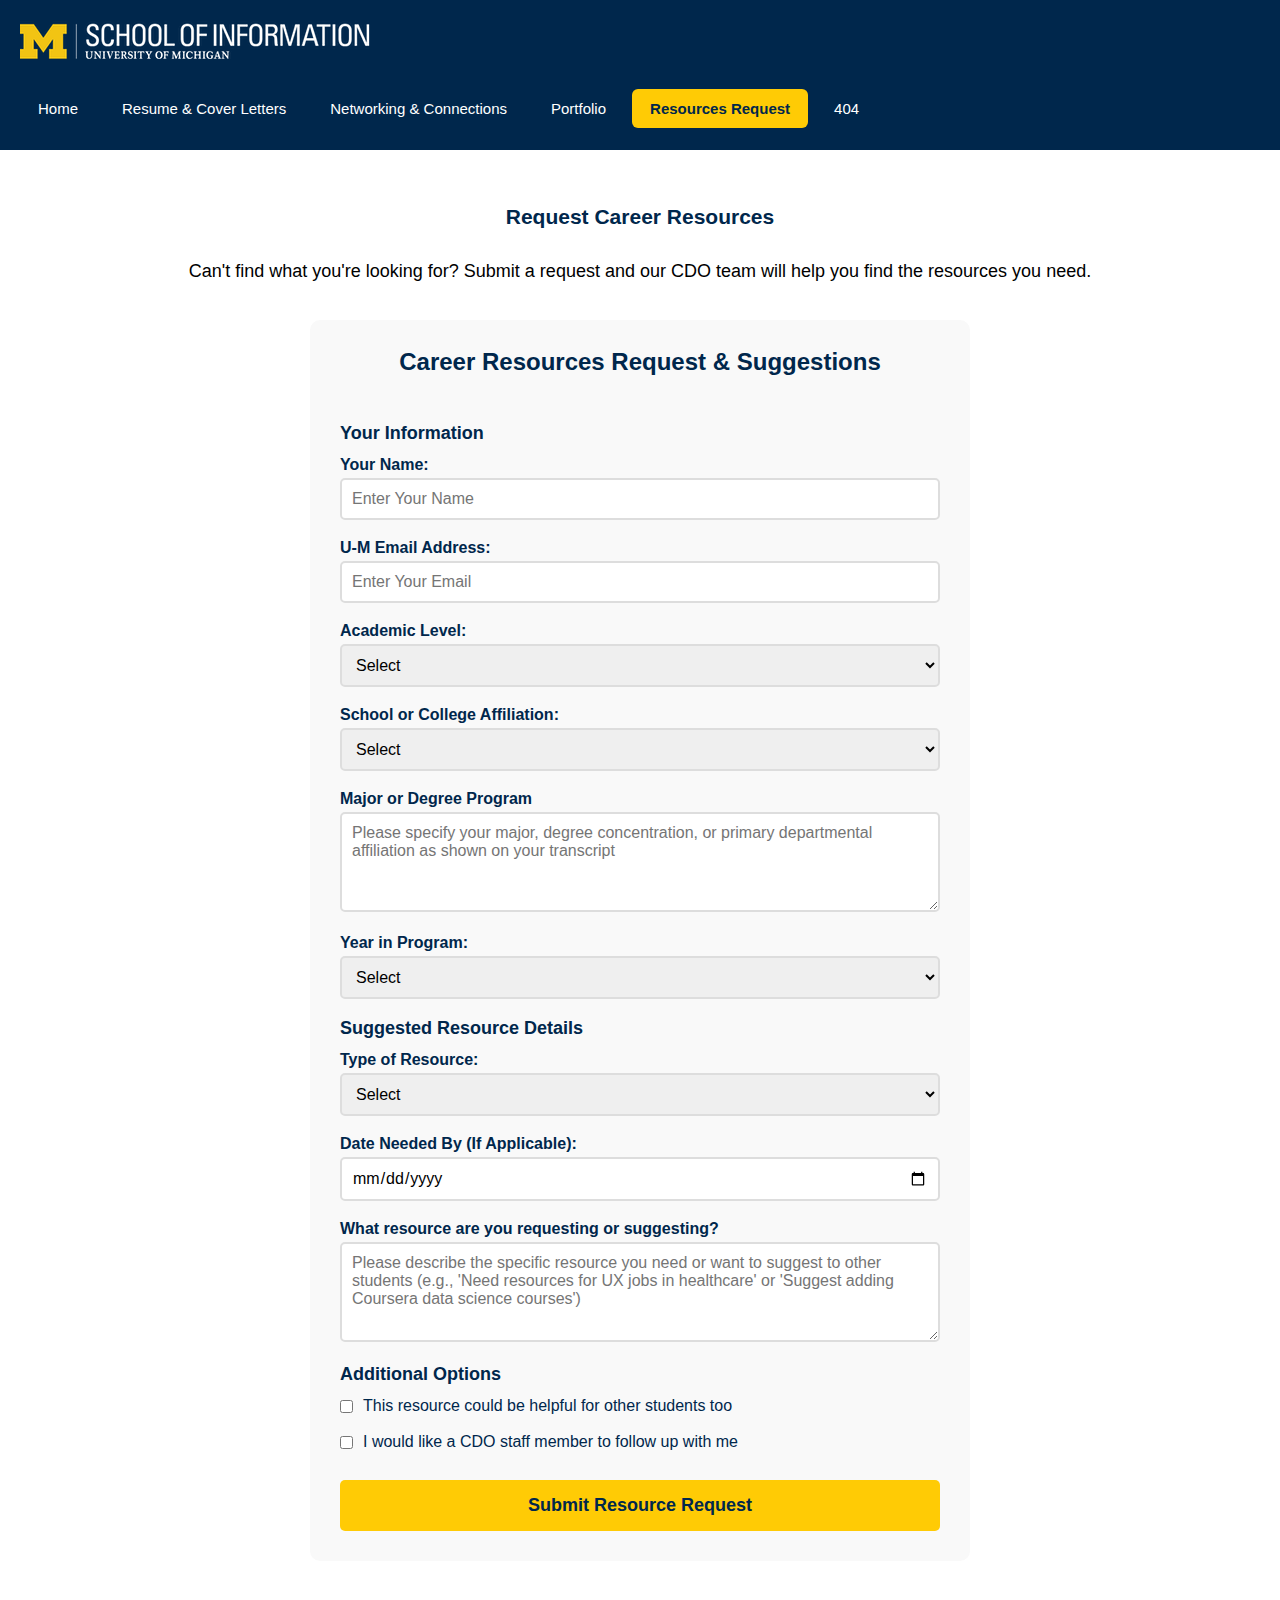
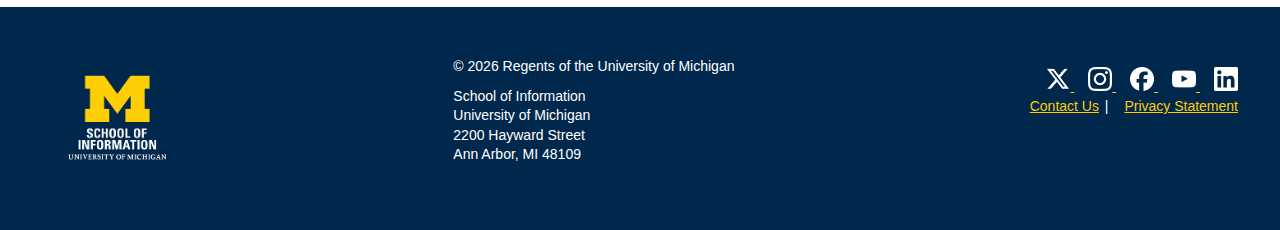
<file: resources.html>
<!DOCTYPE html>
<html lang="en">
<head>
    <meta charset="UTF-8">
    <meta name="viewport" content="width=device-width, initial-scale=1.0"><link rel="icon" type="image/png" href="images/mi-favicon.png" />
    <link rel="stylesheet" href="css/html5reset.css">
    <link rel="stylesheet" href="css/style.css">
    <title>Resumes</title>
</head>
<body>

  <header>
    <div class="skip"><a href="#main-content">Skip to Main Content</a></div>
    <img src="images/UMSI_sig-marketing-U.png" alt="UMSI Logo">
    <nav>
        <ul>
            <li><a href = "index.html">Home</a></li>
            <li><a href = "resume.html">Resume & Cover Letters</a></li>
            <li><a href = "networking.html">Networking & Connections</a></li>
            <li><a href = "portfolio.html">Portfolio</a></li>
            <li><a href = "resources.html" aria-current="page">Resources Request</a></li>
            <li><a href = "404.html">404</a></li>
        </ul>
    </nav>
  </header>

  <main class = "container" id="main-content">
    <!-- Hero Image and Intro Section
    <section id = "hero">
      <h1>Request Career Resources</h1>
      <img src="images/Career_Fair_Resources.jpg" alt="Student connecting with an employer at a career fair booth">
        <p>
          Still can't find what you're looking for? Request a career resource to the CDO!
        </p>
    </section> -->
    <!-- Resource Suggestion Form -->
    <!-- Resource Suggestion Form -->
    <section class="resource-suggestion">
        <h2>Request Career Resources</h2>
        <p>Can't find what you're looking for? Submit a request and our CDO team will help you find the resources you need.</p>
        
        <form action="https://formspree.io/f/mkgkweoa" method="POST">
            <fieldset>
                <legend>Career Resources Request & Suggestions</legend>
                
                <!-- Personal Information Section -->
                <div class="form-section">
                    <h3>Your Information</h3>
                    
                    <div class="form-group">
                        <label for="student_name">Your Name:</label>
                        <input type="text" id="student_name" name="student_name" placeholder="Enter Your Name" required>
                    </div>

                    <div class="form-group">
                        <label for="email">U-M Email Address:</label>
                        <input type="email" id="email" name="email" placeholder="Enter Your Email" required>
                    </div>

                    <div class="form-group">
                        <label for="academic_program">Academic Level:</label>
                        <select id="academic_program" name="academic_program">
                            <option value="">Select</option>
                            <option value="undergraduate">Undergraduate</option>
                            <option value="graduate">Graduate</option>
                            <option value="doctoral">Doctoral</option>
                            <option value="alumni">Alumni</option>
                        </select>
                    </div>

                    <div class="form-group">
                        <label for="school_program">School or College Affiliation:</label>
                        <select id="school_program" name="school_program">
                            <option value="">Select</option>
                            <option value="information">School of Information</option>
                            <option value="lsa">College of Literature, Science, and the Arts (LSA)</option>
                            <option value="engineering">College of Engineering</option>
                            <option value="business">Ross School of Business</option>
                            <option value="other">Other</option>
                        </select>
                    </div>

                    <div class="form-group">
                        <label for="major">Major or Degree Program</label>
                        <textarea id="major" name="major" 
                                placeholder="Please specify your major, degree concentration, or primary departmental affiliation as shown on your transcript" 
                                rows="1" required></textarea>
                    </div>

                    <div class="form-group">
                        <label for="student_year">Year in Program:</label>
                        <select id="student_year" name="student_year">
                            <option value="">Select</option>
                            <option value="first_year">First Year</option>
                            <option value="second_year">Second Year</option>
                            <option value="third_year">Third Year</option>
                            <option value="fourth_year">Fourth Year</option>
                            <option value="fifth_year">Fifth Year</option>
                            <option value="alumni">Alumni</option>
                        </select>
                    </div>


                </div>

                <!-- Resource Request Section -->
                <div class="form-section">
                    <h3>Suggested Resource Details</h3>

                    <div class="form-group">
                        <label for="resource_type">Type of Resource:</label>
                        <select id="resource_type" name="resource_type" required>
                            <option value="">Select</option>
                            <option value="job_boards">Job/Internship Information</option>
                            <option value="company_info">Company Information</option>
                            <option value="career_coaching">Career Coaching</option>
                            <option value="skill_training">Skill Training/Workshops</option>
                            <option value="networking">Networking Opportunities</option>
                            <option value="alumni_connect">Connecting With Alumni</option>
                            <option value="other">Other</option>
                        </select>
                    </div>

                    <div class="form-group">
                        <label for="request_date">Date Needed By (If Applicable):</label>
                        <input type="date" id="request_date" name="request_date">
                    </div>

                    <div class="form-group">
                        <label for="resource_request">What resource are you requesting or suggesting?</label>
                        <textarea id="resource_request" name="resource_request" 
                                placeholder="Please describe the specific resource you need or want to suggest to other students (e.g., 'Need resources for UX jobs in healthcare' or 'Suggest adding Coursera data science courses')" 
                                rows="4" required></textarea>
                    </div>
                </div>

                <!-- Additional Options Section -->
                <div class="form-section">
                    <h3>Additional Options</h3>

                    <div class="form-group checkbox-group">
                        <input type="checkbox" id="share_with_others" name="share_with_others" value="yes">
                        <label for="share_with_others">This resource could be helpful for other students too</label>
                    </div>

                    <div class="form-group checkbox-group">
                        <input type="checkbox" id="follow_up" name="follow_up" value="yes">
                        <label for="follow_up">I would like a CDO staff member to follow up with me</label>
                    </div>
                </div>

                <!-- Submit Button -->
                <div class="form-actions">
                    <input type="submit" value="Submit Resource Request">
                </div>
            </fieldset>
            <!-- Content taken & modified from UMGPT with the prompt, "What are common survey questions to ask students seeking more resource 
             ideas for a college career resource. List answer choices that apply to the University of Michigan."
            UMGPT. (2025). UMGPT (GPT-4.1 August 25th version) [Large language model]. -->
        </form>
    </section>
  </main>

  <footer>
        <div class="footer-content">
        <div class="footer-logo">
            <img src="images/UMSI_Logo_Footer.png" alt="UMSI logo.">
        </div>
        <div class="footer-info">
            <p>© <span id="year"></span> Regents of the University of Michigan</p>
            <p>School of Information<br>
            University of Michigan<br>
            2200 Hayward Street<br>
            Ann Arbor, MI 48109</p>
        </div>
        <div class="footer-links">
            <div class="social-links">
            <a href="https://x.com/umsi" aria-label="Follow us on X">
                <img src="images/x.png" alt="X logo outlined in white in a black circle">
            </a>
            <a href="https://www.instagram.com/umschoolofinformation/#" aria-label="Follow us on Instagram">
                <img src="images/instagram.png" alt="Instagram logo outlined in white in a black circle">
            </a>
            <a href="https://www.facebook.com/uomsi/" aria-label="Follow us on Facebook">
                <img src="images/facebook.png" alt="Facebook logo outlined in white in a black circle">
            </a>
            <a href="https://www.youtube.com/user/schoolofinformation" aria-label="Subscribe to our YouTube">
                <img src="images/youtube.png" alt="YouTube logo outlined in white in a black circle">
            </a>
            <a href="https://www.linkedin.com/school/university-of-michigan---school-of-information/posts/?feedView=all" aria-label="Connect with us on LinkedIn">
                <img src="images/linkedin.png" alt="LinkedIn logo outlined in white in a black circle">
            </a>
            <p><a href="https://umich.instructure.com/courses/137916">Contact Us</a> | <a href="#">Privacy Statement</a></p>
            </div>
        </div>
        </div>
    </footer>

</body>
<script>
  document.getElementById("year").innerHTML = new Date().getFullYear();
  console.log("Footer year updated successfully")
</script>

</html>
</file>
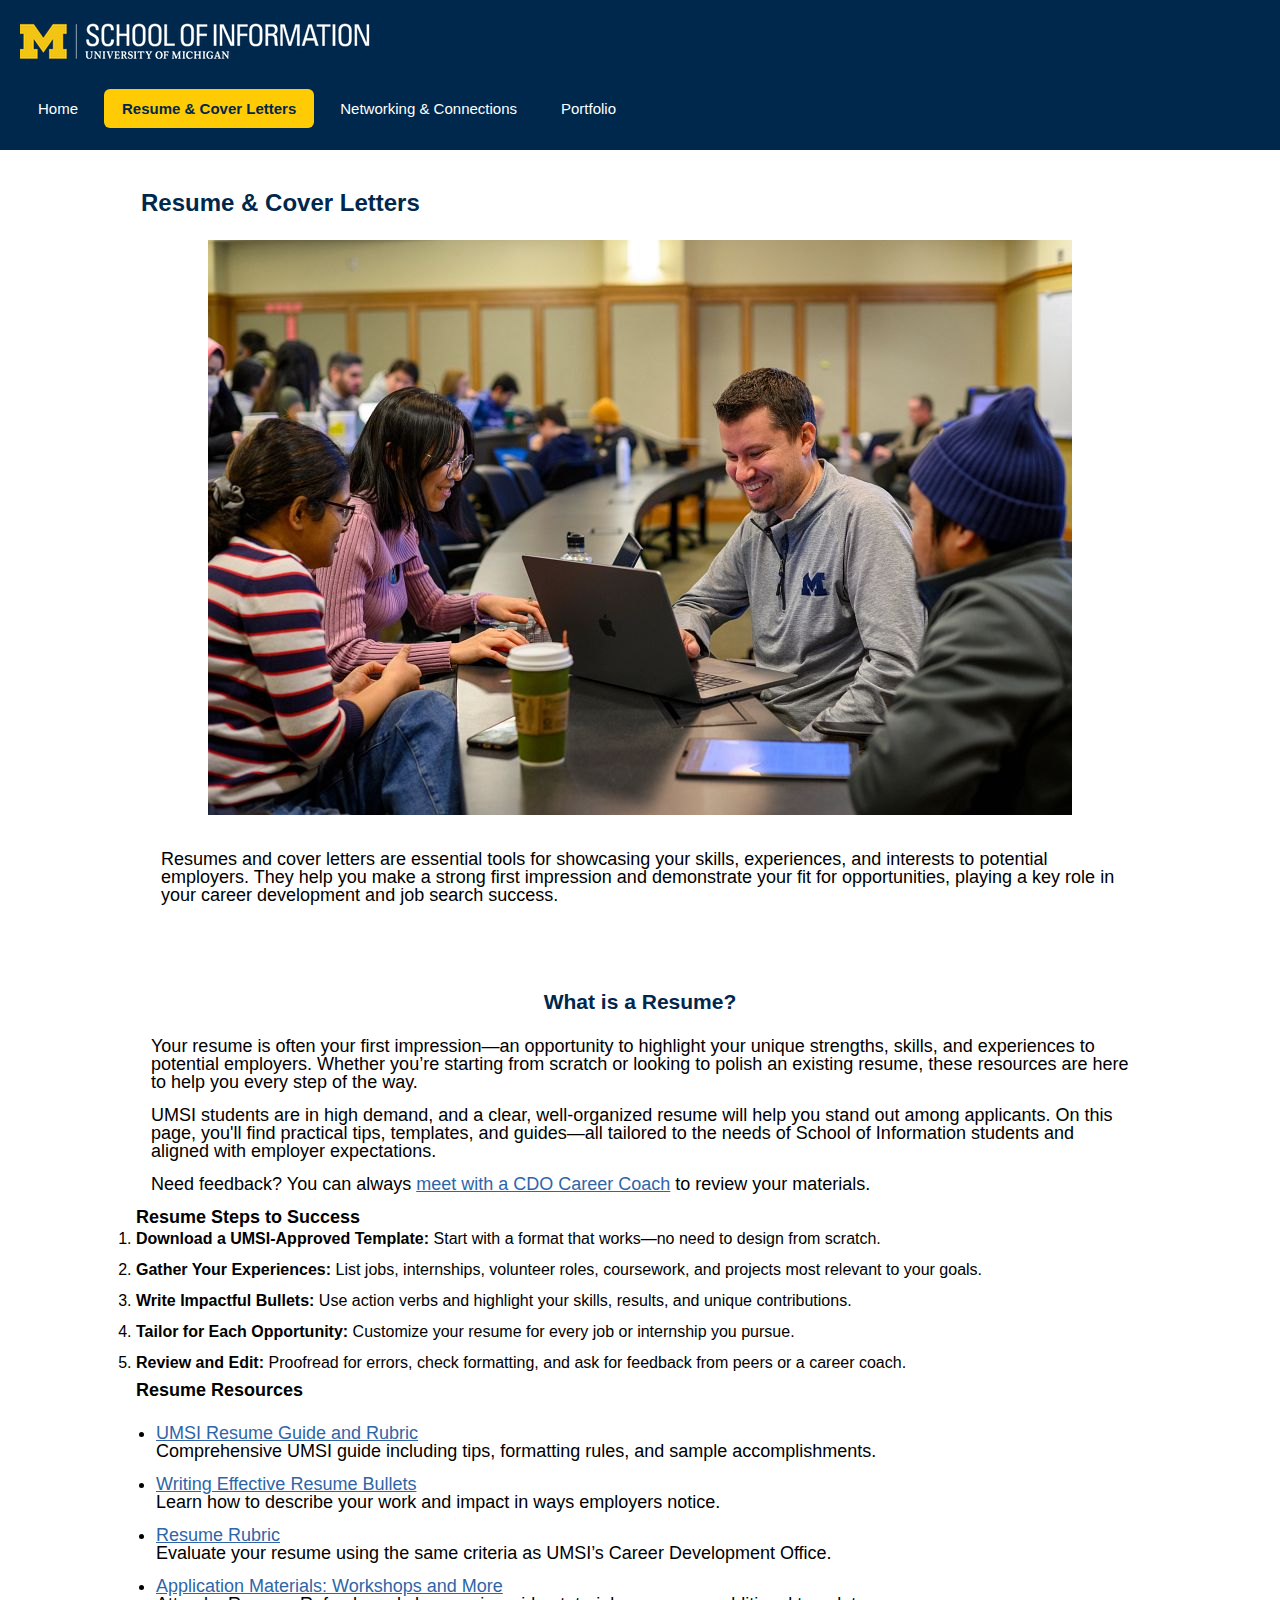
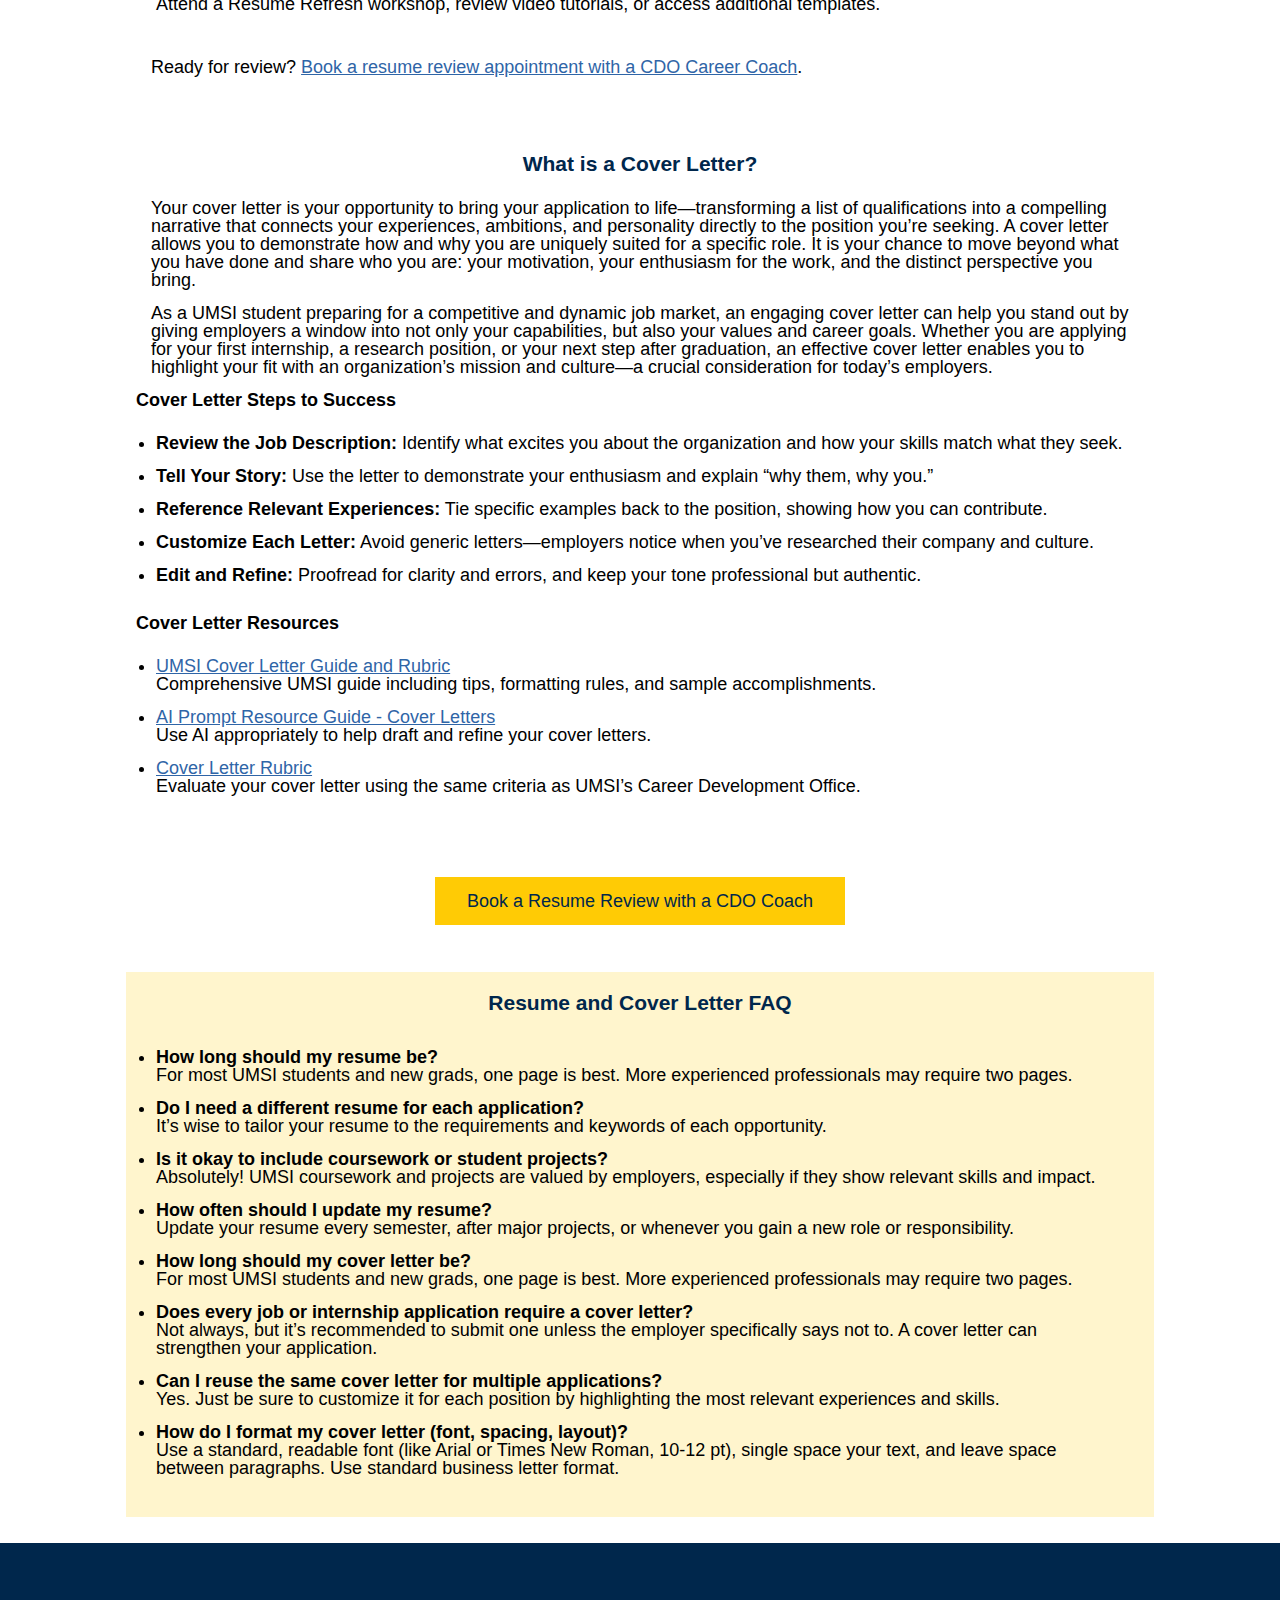
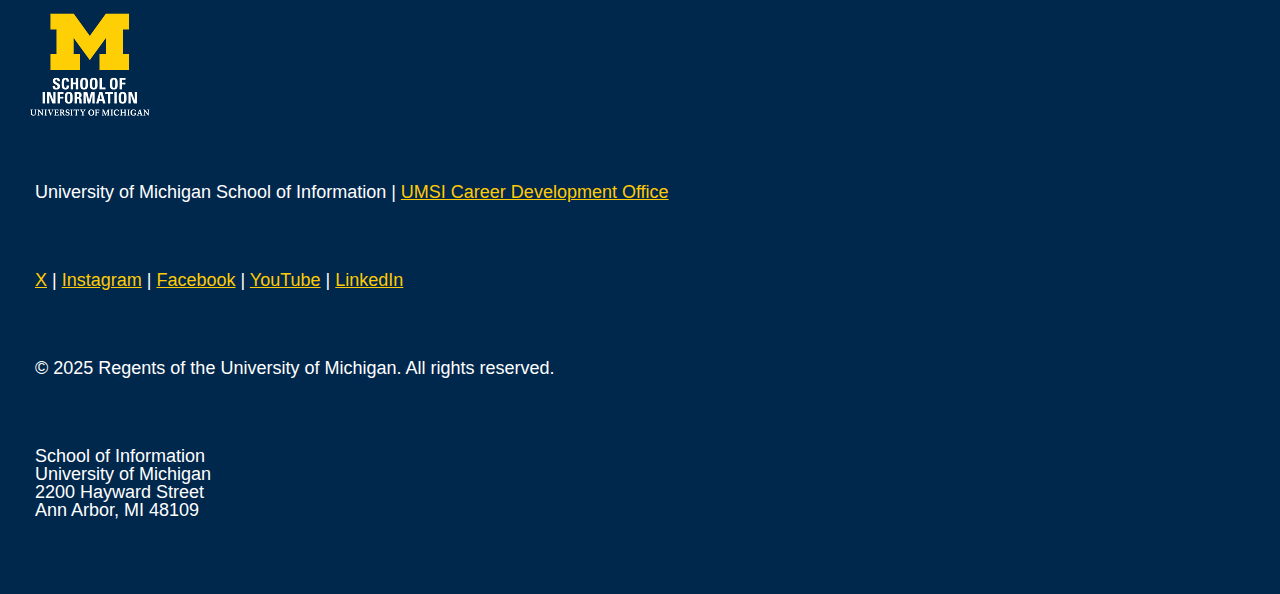
<file: resume.html>
<!DOCTYPE html>
<html lang="en">
<head>
    <meta charset="UTF-8">
    <meta name="viewport" content="width=device-width, initial-scale=1.0"><link rel="icon" type="image/png" href="images/mi-favicon.png" />
    <link rel="stylesheet" href="css/html5reset.css">
    <link rel="stylesheet" href="css/style.css">
    <title>Resumes</title>
</head>
<body>

  <header>
    <div class="skip"><a href="#main-content">Skip to Main Content</a></div>
    <img src="images/UMSI_sig-marketing-U.png" alt="UMSI Logo">
    <nav>
        <ul>
            <li><a href = "index.html">Home</a></li>
            <li><a href = "resume.html" aria-current="page">Resume & Cover Letters</a></li>
            <li><a href = "networking.html">Networking & Connections</a></li>
            <li><a href = "portfolio.html">Portfolio</a></li>
        </ul>
    </nav>
  </header>

  <main class = "container" id="main-content">
    <!-- Hero Image and Intro Section -->
    <section id = "hero">
      <h1>Resume & Cover Letters</h1>
      <img src="images/UMSI_MHIClassroom_02202023_08.jpg" alt="Students work in a auditorium style classroom in U-M north quad.">
        <p>
          Resumes and cover letters are essential tools for showcasing your skills, experiences, and interests to potential employers. They help you make a strong first impression and demonstrate your fit for opportunities, playing a key role in your career development and job search success.
        </p>
    </section>
    <!-- Resume Content -->
    <section>
      <h2>What is a Resume?</h2>
      <p>
        Your resume is often your first impression—an opportunity to highlight your unique strengths, skills, and experiences to potential employers. Whether you’re starting from scratch or looking to polish an existing resume, these resources are here to help you every step of the way.
      </p>
      <p>
        UMSI students are in high demand, and a clear, well-organized resume will help you stand out among applicants. On this page, you'll find practical tips, templates, and guides—all tailored to the needs of School of Information students and aligned with employer expectations.
      </p>
      <p>
        Need feedback? You can always <a href="https://umich.instructure.com/courses/137916/pages/talk-to-a-career-coach" target="_blank">meet with a CDO Career Coach</a> to review your materials.
      </p>
      <div>
        <h3>Resume Steps to Success</h3>
        <ol>
          <li><strong>Download a UMSI-Approved Template:</strong> Start with a format that works—no need to design from scratch.</li>
          <li><strong>Gather Your Experiences:</strong> List jobs, internships, volunteer roles, coursework, and projects most relevant to your goals.</li>
          <li><strong>Write Impactful Bullets:</strong> Use action verbs and highlight your skills, results, and unique contributions.</li>
          <li><strong>Tailor for Each Opportunity:</strong> Customize your resume for every job or internship you pursue.</li>
          <li><strong>Review and Edit:</strong> Proofread for errors, check formatting, and ask for feedback from peers or a career coach.</li>
        </ol>
      </div>
      <div>
        <h3>Resume Resources</h3>
        <ul>
          <li>
            <a href="https://docs.google.com/document/d/1_1GfDJyVGIgE82MZjVhuWT_aB_2Hcj1NN62FUCXoR_o/edit?tab=t.0" target="_blank">
              UMSI Resume Guide and Rubric
            </a> <br>
            Comprehensive UMSI guide including tips, formatting rules, and sample accomplishments.
          </li>
          <li>
            <a href="https://docs.google.com/document/d/1-EVZYH_Fic4mfLVGOXyHTSeRwBWmmi2WHSgGDLGGPEs/edit?tab=t.0" target="_blank">
              Writing Effective Resume Bullets
            </a> <br>
            Learn how to describe your work and impact in ways employers notice.
          </li>
          <li>
            <a href="https://docs.google.com/document/d/1vJMfgw9nwpHN9Sy0L0RP0aNBbaDSsiLPc2vy-doac6s/edit?tab=t.0" target="_blank">
              Resume Rubric
            </a> <br>
            Evaluate your resume using the same criteria as UMSI’s Career Development Office.
          </li>
          <li>
            <a href="https://docs.google.com/document/d/1vJMfgw9nwpHN9Sy0L0RP0aNBbaDSsiLPc2vy-doac6s/edit?tab=t.0" target="_blank">
              Application Materials: Workshops and More
            </a> <br>
            Attend a Resume Refresh workshop, review video tutorials, or access additional templates.
          </li>
        </ul>
        <p>
          Ready for review? <a href="https://umsi.instructure.com/courses/12345/pages/meet-with-a-career-coach" target="_blank">Book a resume review appointment with a CDO Career Coach</a>.
        </p>
      </div>
    </section>

    <!-- Cover Letter Content -->
    <section>
      <h2>What is a Cover Letter?</h2>
      <p>
        Your cover letter is your opportunity to bring your application to life—transforming a list of qualifications into a compelling narrative that connects your experiences, ambitions, and personality directly to the position you’re seeking. A cover letter allows you to demonstrate how and why you are uniquely suited for a specific role. It is your chance to move beyond what you have done and share who you are: your motivation, your enthusiasm for the work, and the distinct perspective you bring.
      </p>
      <p>
        As a UMSI student preparing for a competitive and dynamic job market, an engaging cover letter can help you stand out by giving employers a window into not only your capabilities, but also your values and career goals. Whether you are applying for your first internship, a research position, or your next step after graduation, an effective cover letter enables you to highlight your fit with an organization’s mission and culture—a crucial consideration for today’s employers.
      </p>
      <div>
        <h3>Cover Letter Steps to Success</h3>
        <ul>
            <li><strong>Review the Job Description:</strong> Identify what excites you about the organization and how your skills match what they seek.</li>
            <li><strong>Tell Your Story:</strong> Use the letter to demonstrate your enthusiasm and explain “why them, why you.”</li>
            <li><strong>Reference Relevant Experiences:</strong> Tie specific examples back to the position, showing how you can contribute.</li>
            <li><strong>Customize Each Letter:</strong> Avoid generic letters—employers notice when you’ve researched their company and culture.</li>
            <li><strong>Edit and Refine:</strong> Proofread for clarity and errors, and keep your tone professional but authentic.</li>
        </ul>
      </div>
      <div>
        <h3>Cover Letter Resources</h3>
        <ul>
          <li>
            <a href="https://docs.google.com/document/d/15kYeycV4isGpNFI6DWnjqTkp5JnMyitKJ1Wc8kIH-eA/edit?tab=t.0" target="_blank">
              UMSI Cover Letter Guide and Rubric
            </a> <br>
            Comprehensive UMSI guide including tips, formatting rules, and sample accomplishments.
          </li>
          <li>
            <a href="https://docs.google.com/document/d/1C-rxX5VcjVH7YjMdHil1VMo9ZdSOHmausOcX61dld-g/edit?tab=t.0#heading=h.jz6pa8m06clo" target="_blank">
              AI Prompt Resource Guide - Cover Letters
            </a> <br>
              Use AI appropriately to help draft and refine your cover letters.
          </li>
          <li>
            <a href="https://docs.google.com/document/d/1WJrgSiwXGxGLN_mXBrRUdQy3Lijo68DFwYriGGALGjc/edit?tab=t.0" target="_blank">
              Cover Letter Rubric
            </a> <br>
            Evaluate your cover letter using the same criteria as UMSI’s Career Development Office.
          </li>
        </ul>
      </div>
    </section>

    <!-- Book an Appointment Button -->
    <div id = "button">
      <a href="https://umsi.instructure.com/courses/12345/pages/meet-with-a-career-coach" class="button">Book a Resume Review with a CDO Coach</a>
    </div>

    <!-- Content taken & modified from UMGPT with the prompt, "For the same content write me some content about cover letteres for college students" - 
    This was after modifying the structure and content of the Resume section
    UMGPT. (2025). UMGPT (GPT-4.1 August 25th version) [Large language model]. -->

    <!-- FAQ Section -->
    <section id = "faq">
      <h2>Resume and Cover Letter FAQ</h2>
      <ul>
        <li>
          <strong>How long should my resume be?</strong><br>
          For most UMSI students and new grads, one page is best. More experienced professionals may require two pages.
        </li>
        <li>
          <strong>Do I need a different resume for each application?</strong><br>
          It’s wise to tailor your resume to the requirements and keywords of each opportunity.
        </li>
        <li>
          <strong>Is it okay to include coursework or student projects?</strong><br>
          Absolutely! UMSI coursework and projects are valued by employers, especially if they show relevant skills and impact.
        </li>
        <li>
          <strong>How often should I update my resume?</strong><br>
          Update your resume every semester, after major projects, or whenever you gain a new role or responsibility.
        </li>
        <li>
          <strong>How long should my cover letter be?</strong><br>
          For most UMSI students and new grads, one page is best. More experienced professionals may require two pages.
        </li>
        <li>
          <strong>Does every job or internship application require a cover letter?</strong><br>
          Not always, but it’s recommended to submit one unless the employer specifically says not to. A cover letter can strengthen your application.
        </li>
        <li>
          <strong>Can I reuse the same cover letter for multiple applications?</strong><br>
          Yes. Just be sure to customize it for each position by highlighting the most relevant experiences and skills.
        </li>
        <li>
          <strong>How do I format my cover letter (font, spacing, layout)?</strong><br>
          Use a standard, readable font (like Arial or Times New Roman, 10-12 pt), single space your text, and leave space between paragraphs. Use standard business letter format.
        </li>
      </ul>
    </section>
    <!-- Content taken & modified from UMGPT with the prompt, "For the same content write me some intro content and resources for a resume page" - 
    this was after I had asked for content for the home page.
    Another prompt used was "Generate common FAQ questions regarding cover letters that college students may ask when first making one"
    UMGPT. (2025). UMGPT (GPT-4.1 August 25th version) [Large language model]. -->
  </main>

<footer>
    <div>
      <img src="images/UMSI_Logo_Footer.png" alt="UMSI logo.">
    </div>
    <div>
      <p>University of Michigan School of Information | <a href="https://umich.instructure.com/courses/137916">UMSI Career Development Office </a></p>
    </div>
    <div>
      <p><a href="https://x.com/umsi">X</a> | <a href="https://www.instagram.com/umschoolofinformation/#">Instagram</a> | <a href="https://www.facebook.com/uomsi/">Facebook</a> | <a href="https://www.youtube.com/user/schoolofinformation">YouTube</a> | <a href="https://www.linkedin.com/school/university-of-michigan---school-of-information/posts/?feedView=all">LinkedIn</a></p>
    </div>
    <div>
      <p>© 2025 Regents of the University of Michigan. All rights reserved.</p>
    </div>
    <div>
      <p>
      School of Information<br>
      University of Michigan<br>
      2200 Hayward Street<br>
      Ann Arbor, MI 48109
      </p>
    </div>
  </footer>

</body>

</html>
</file>
<file: css/style.css>
/* GENERAL STYLING */

body {
    font-family: Helvetica;
}

p {
    margin: 15px;
    font-size: 18px;
}

ul {
    padding: 20px;
    font-size: 18px;
}

li {
    padding: 5px 0;
    margin-bottom: 5px;
    text-align: left;
}

/* HEADER */
header {
    background: #00274C;
    width: 100%;
    margin: 0;
}

header img {
    padding: 20px 20px 10px;
    height: auto;
}

main img {
    max-width: 100%;
    height: auto;
    display: block;
    margin: 0 auto;
}

h1 {
    background: white;
    color: #00274C;
    padding: 20px 20px 0px;
    margin: 0;
    font-size: 32px;
    text-align: left;
}

h2 {
    color: #00274C;
    text-align: center;
    padding: 10px;
    font-size: 21px;
}

h3, h4 {
    font-size: 18px;
}


/* SKIP TO MAIN CONTENT */
/* Default position */
.skip a {
  position: absolute;
  top: -65px;
}

.skip a:focus {
  top: 0;
}

/*Skip properties when focus */
.skip :focus {
    color: #00274C;
    border: 4px solid #FFCB05;
    padding: 20px;
    background: #ffffff;
    outline: 2px solid #FFCB05;
    outline-offset: 2px;
    text-decoration: none;
    font-weight: bold;
}

.skip a:hover {
    color: #ffffff;
    background: #00274C;
    text-decoration: underline;
}
/* <!-- Content taken & modified from Copilot with the prompt, "Modify this Skip to Main Content so that it adheres to WCAG color contrast ratio guidelines
Copilot. (2025). October 15, 2025 [Large language model]. --> */

/* All properties when focus */
:focus {
    border: 2px solid #2F65A7;
}

/* NAVIGATION */
    /* <!-- Content taken & modified from Copilot with the prompt, "How can I style this navigation so that it's accessible for users in all states"
    Copilot. (2025). October 15, 2025 [Large language model]. --> */
nav {
    background: #00274C;
    padding: 0;
}

nav ul {
    list-style-type: none;
    margin: 0;
    padding: 0;
    display: flex;
    flex-direction: column;
}

nav ul li a {
    display: block;
    color: white;
    padding: 18px 20px;
    text-decoration: none;
    font-weight: 500;
    font-size: 16px;
    transition: all 0.3s ease;
    border-bottom: 1px solid rgba(255, 255, 255, 0.1);
}

nav ul li:last-child a {
    border-bottom: none;
}

nav ul li a:hover {
    background-color: rgba(255, 203, 5, 0.1);
    color: #FFCB05;
    padding-left: 25px;
}

nav ul li a:focus {
    background-color: rgba(255, 203, 5, 0.2);
    color: #FFCB05;
    outline: 2px solid #FFCB05;
    outline-offset: -2px;
}

nav ul li a[aria-current="page"] {
    background-color: #FFCB05;
    color: #00274C;
    font-weight: bold;
    border-left: 4px solid #00274C;
}

nav ul li a[aria-current="page"]:hover,
nav ul li a[aria-current="page"]:focus {
    background-color: #FFCB05;
    color: #00274C;
    padding-left: 20px;
}

/* GRID */
.container {
     display: grid;
     gap: 12px;
     padding: 16px;
     grid-template-columns:
          repeat(2, 1fr);
}

/* SECTION */
section {
  padding: 10px;
  margin : 10px;
  text-align: left;
  grid-column: 1 / -1;
}

#hero,
.cards,
.team-section,
#button,
section h1,
section h2,
h1 {
    grid-column: 1 / -1;
}

section > img {
    grid-column: 1 / -1;
    padding: 10px;
}

section a {
    text-decoration: underline;
    color: #2F65A7;
}

.container > :first-child h1 {
    color: #00274C;
    padding: 5px 5px 15px 5px;
    font-size: 24px;
}

.container > :first-child p {
    color: black;
    padding: 10px;
}


/* HOMEPAGE CARD */
.cards {
    display: flex;
    flex-flow: row wrap;
    justify-content: center;
    margin: 15px;
    gap: 20px;
    grid-column: 1 / -1;
}

.card {
    min-width: 375px;
    max-width: 850px;
    background: #eee;
    padding: 10px;
    border-radius: 10px;
    flex: 1 1 100%;
    align-items: flex-start;
}

.card h2 {
    color: #00274C;
    text-align: center;
    padding: 15px;
    font-size: 18px;
}

.card ul {
    padding-left: 35px;
    margin: 15px 0;
}

.card li {
    text-align: left;
    margin: 5px 0;
    padding: 0;
}


/* PORTFOLIO PAGE */
.two-column-content {
    display: grid;
    grid-template-columns: 1fr 1fr;
    gap: 10px;
    grid-column: 1 / -1;
    margin-top: 20px;
}

.left-column,
.right-column {
    padding: 5px;

}

.left-column h2,
.right-column h2,
.left-column h3,
.right-column h3 {
    color: #00274C;
    margin-top: 0;
    text-align: center;
    padding: 15px;
    font-size: 18px;
    background: rgba(237, 236, 236, 1);
    border-radius: 10px;
}

.left-column h4,
.right-column h4 {
    color: #00274C;
    text-align: center;
    margin-top: 20px;
    margin-bottom: 10px;
}

.left-column ul,
.right-column ul {
    padding-left: 35px;
    margin: 15px 0;
}

.left-column li,
.right-column li {
    margin-bottom: 5px;
    padding: 0;
}


/* BUTTON */
/* syling the location (positioning, layout) */
#button {
    text-align: center;
    grid-column: 1 / -1;
    padding: 0 0 5px;
}

/* styling the button itself (colors, padding, appearance) */
.button {
  background-color: #FFCB05;
  border: none;
  color: #00274C;
  padding: 15px 32px;
  text-align: center;
  text-decoration: none;
  display: inline-block;
  font-size: 18px;
  margin: 20px;
  cursor: pointer;
}

/* TEAM SECTION */
.team-section {
    grid-column: 1 / -1;
    padding: 20px;
    margin: 15px;
    border: 1px solid #ccc;
    text-align: center;
}

.team-grid {
    display: grid;
    grid-template-columns: 1fr 1fr;
    gap: 30px 20px;
    margin-top: 20px;
}

.team-member {
    display: flex;
    flex-direction: column;
    align-items: center;
    text-align: center;
    padding: 15px;
    background-color: #f9f9f9;
    border-radius: 8px;
    border: 1px solid #ddd;
}

.team-member img {
    width: 150px;
    height: 150px;
    object-fit: cover;
    margin-bottom: 15px;
}

.member-info {
    color: #00274C;
    line-height: 1.4;
}

.member-info strong {
    font-size: 16px;
    color: #00274C;
}

/* FAQ SECTION */

#faq {
    background-color: #fff5cd;
}

/* RESOURCES SUGGESTION FORM */
.resource-suggestion {
    grid-column: 1 / -1;
    margin: 20px 0;
}

.resource-suggestion h2 {
    color: #00274C;
    text-align: center;
    margin-bottom: 10px;
}

.resource-suggestion p {
    text-align: center;
    margin-bottom: 30px;
}

.resource-suggestion form {
    background: #f9f9f9;
    border-radius: 10px;
    padding: 30px;
    max-width: 600px;
    margin: 0 auto;
}

.resource-suggestion fieldset {
    border: none;
    padding: 0;
    margin: 0;
}

.resource-suggestion legend {
    color: #00274C;
    font-size: 24px;
    font-weight: bold;
    text-align: center;
    margin-bottom: 30px;
    width: 100%;
}

.form-section h3 {
    color: #00274C;
    margin: 20px 0 15px 0;
    font-size: 18px;
}

.form-group {
    margin-bottom: 20px;
}

.resource-suggestion label {
    display: block;
    color: #00274C;
    font-weight: bold;
    margin-bottom: 5px;
}

.resource-suggestion input,
.resource-suggestion select,
.resource-suggestion textarea {
    width: 100%;
    padding: 10px;
    border: 2px solid #ddd;
    border-radius: 5px;
    font-size: 16px;
    font-family: Helvetica, sans-serif;
    box-sizing: border-box;
}

.resource-suggestion input:focus,
.resource-suggestion select:focus,
.resource-suggestion textarea:focus {
    border-color: #00274C;
    outline: none;
}

.resource-suggestion textarea {
    min-height: 100px;
    resize: vertical;
}

.checkbox-group {
    display: flex;
    align-items: center;
    gap: 10px;
}

.checkbox-group input[type="checkbox"] {
    width: auto;
    margin: 0;
}

.checkbox-group label {
    margin: 0;
    font-weight: normal;
}

.resource-suggestion input[type="submit"] {
    background-color: #FFCB05;
    border: none;
    color: #00274C;
    padding: 15px 30px;
    font-size: 18px;
    font-weight: bold;
    border-radius: 5px;
    cursor: pointer;
    display: block;
    margin: 30px auto 0;
}

.resource-suggestion input[type="submit"]:hover {
    background-color: #e6b800;
}


/* 404.HTML */

.error-404 {
    grid-column: 1 / -1;
    text-align: center;
    padding: 40px 20px;
    background: #f9f9f9;
    border-radius: 10px;
    margin: 20px;
}

.error-404 h2 {
    color: #00274C;
    margin-bottom: 20px;
    font-size: 48px;
    font-weight: bold;
}

.error-404 p {
    margin-bottom: 20px;
    font-size: 20px;
    color: #666;
}

.error-number {
    font-size: 120px;
    font-weight: bold;
    color: #FFCB05;
    text-shadow: 3px 3px 0px #00274C;
    margin: 20px 0;
    line-height: 1;
}
/* <!-- Content taken & modified from Copilot with the prompt, "How can I style
this so that there is a blue shadow behind the yellow text" and then copied and
pasted the code of 404.html
Copilot. (2025). October 15, 2025 [Large language model]. --> */


/* FOOTER */
footer {
    background: #00274C;
    color: white;
    text-align: center;
}

footer div {
    padding: 20px;
}

footer a {
    color: #ffcb05;
}

footer a:hover,
footer a:active {
    text-decoration: underline;
}

footer a:active {
    text-decoration: underline;
}

/* BREAKPOINT FOR DESKTOP */
@media screen and (min-width: 992px) {

    /* creates margin but not for header and footer */
    main {
        margin: 0px 100px;
    }

    /* make nav bar as it was for mobile version but now for desktop */
    nav {
        padding: 12px 0;
    }

    nav ul {
        flex-direction: row;
        justify-content: flex-start;
        align-items: center;
        gap: 0;
        padding: 0 20px;
    }

    nav ul li a {
        padding: 12px 18px;
        border-bottom: none;
        border-radius: 6px;
        margin-right: 8px;
        font-size: 15px;
        border-left: none;
    }

    nav ul li a:hover {
        background-color: rgba(255, 255, 255, 0.1);
        color: #FFCB05;
        padding-left: 18px;
        transform: translateY(-1px);
    }

    nav ul li a:focus {
        background-color: rgba(255, 255, 255, 0.15);
        outline-offset: 2px;
        padding-left: 18px;
    }

    nav ul li a[aria-current="page"] {
        background-color: #FFCB05;
        color: #00274C;
        border-left: none;
    }

    nav ul li a[aria-current="page"]:hover,
    nav ul li a[aria-current="page"]:focus {
        background-color: #FFCB05;
        color: #00274C;
        padding-left: 18px;
        transform: none;
    }

    /* make grid into four columns */
    .container {
        display: grid;
        gap: 12px;
        padding: 16px;
        grid-template-columns: repeat(4, 1fr);
    }

    /* INDEX.HTML */
    /* .cards horizontal side by side */
    .card {
        flex: 1 1 calc(33.333% - 20px);
        max-width: 250px;
        min-width: 200px;
    }

    /* Meet the CDO Team is in three columns */
    .team-grid {
        grid-template-columns: repeat(3, 1fr);
        gap: 30px 20px;
        margin-top: 20px;
    }

    .team-member img {
        width: 200px;
        height: 280px;
    }

    /* FOOTER */
    /* change footer for desktop */
    footer {
        text-align: left;
        padding: 40px 0;
    }

    .footer-content {
        display: grid;
        grid-template-columns: repeat(3, 1fr);
        align-items: start;
        max-width: 1200px;
        margin: 0 auto;
        gap: 40px;
        padding: 0 20px;
    }

    .footer-logo img {
        max-height: 100px;
    }

    .footer-info {
        padding: 0;
    }

    .footer-info p {
        margin: 10px 0;
        font-size: 14px;
        line-height: 1.4;
    }

    .footer-links {
        padding: 0;
        text-align: right;
    }

    .footer-links p {
        margin: 5px 0;
        font-size: 14px;
    }

    .social-links {
        padding: 20px 0px 20px 20px;
    }

    .social-links a {
        margin-left: 10px;
        font-size: 14px;
        padding: 2px;
    }

    .social-links img {
    width: 24px;
    height: 24px;
    transition: opacity 0.3s ease;
    }
}
</file>
